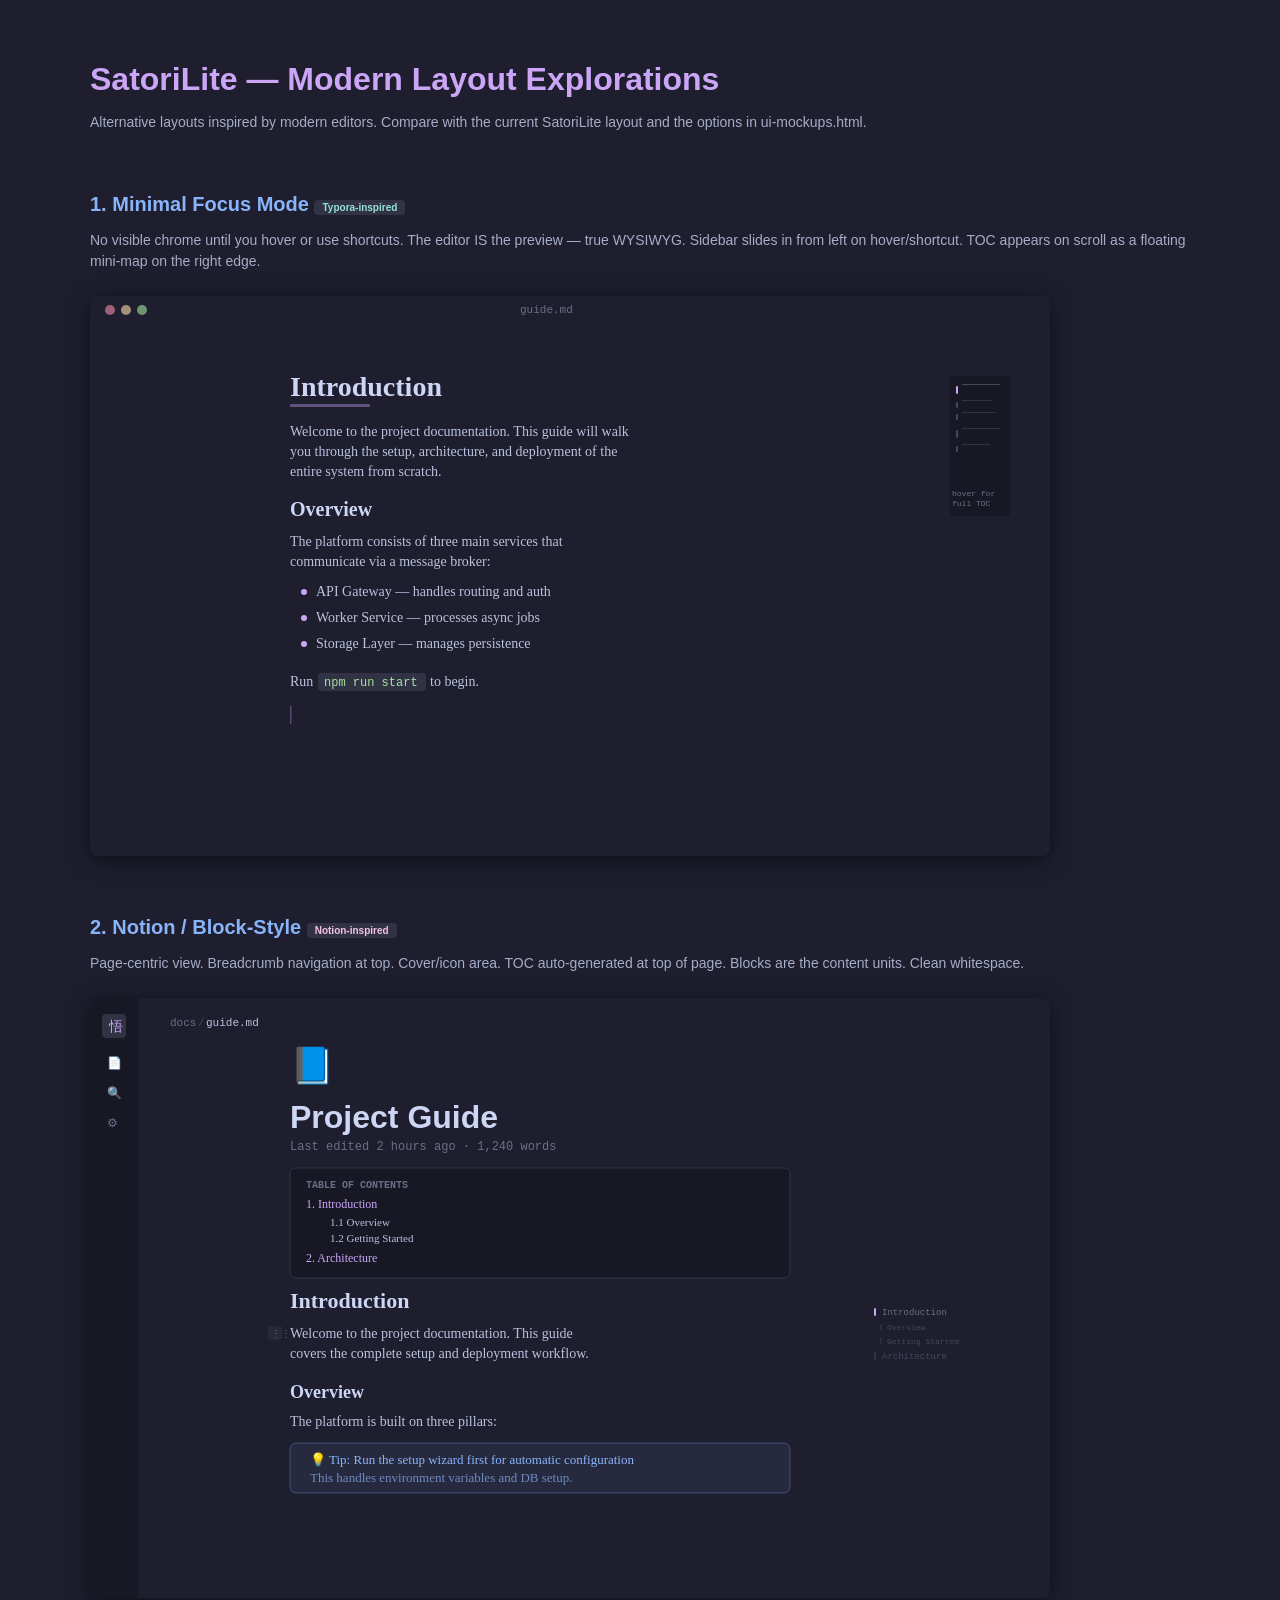
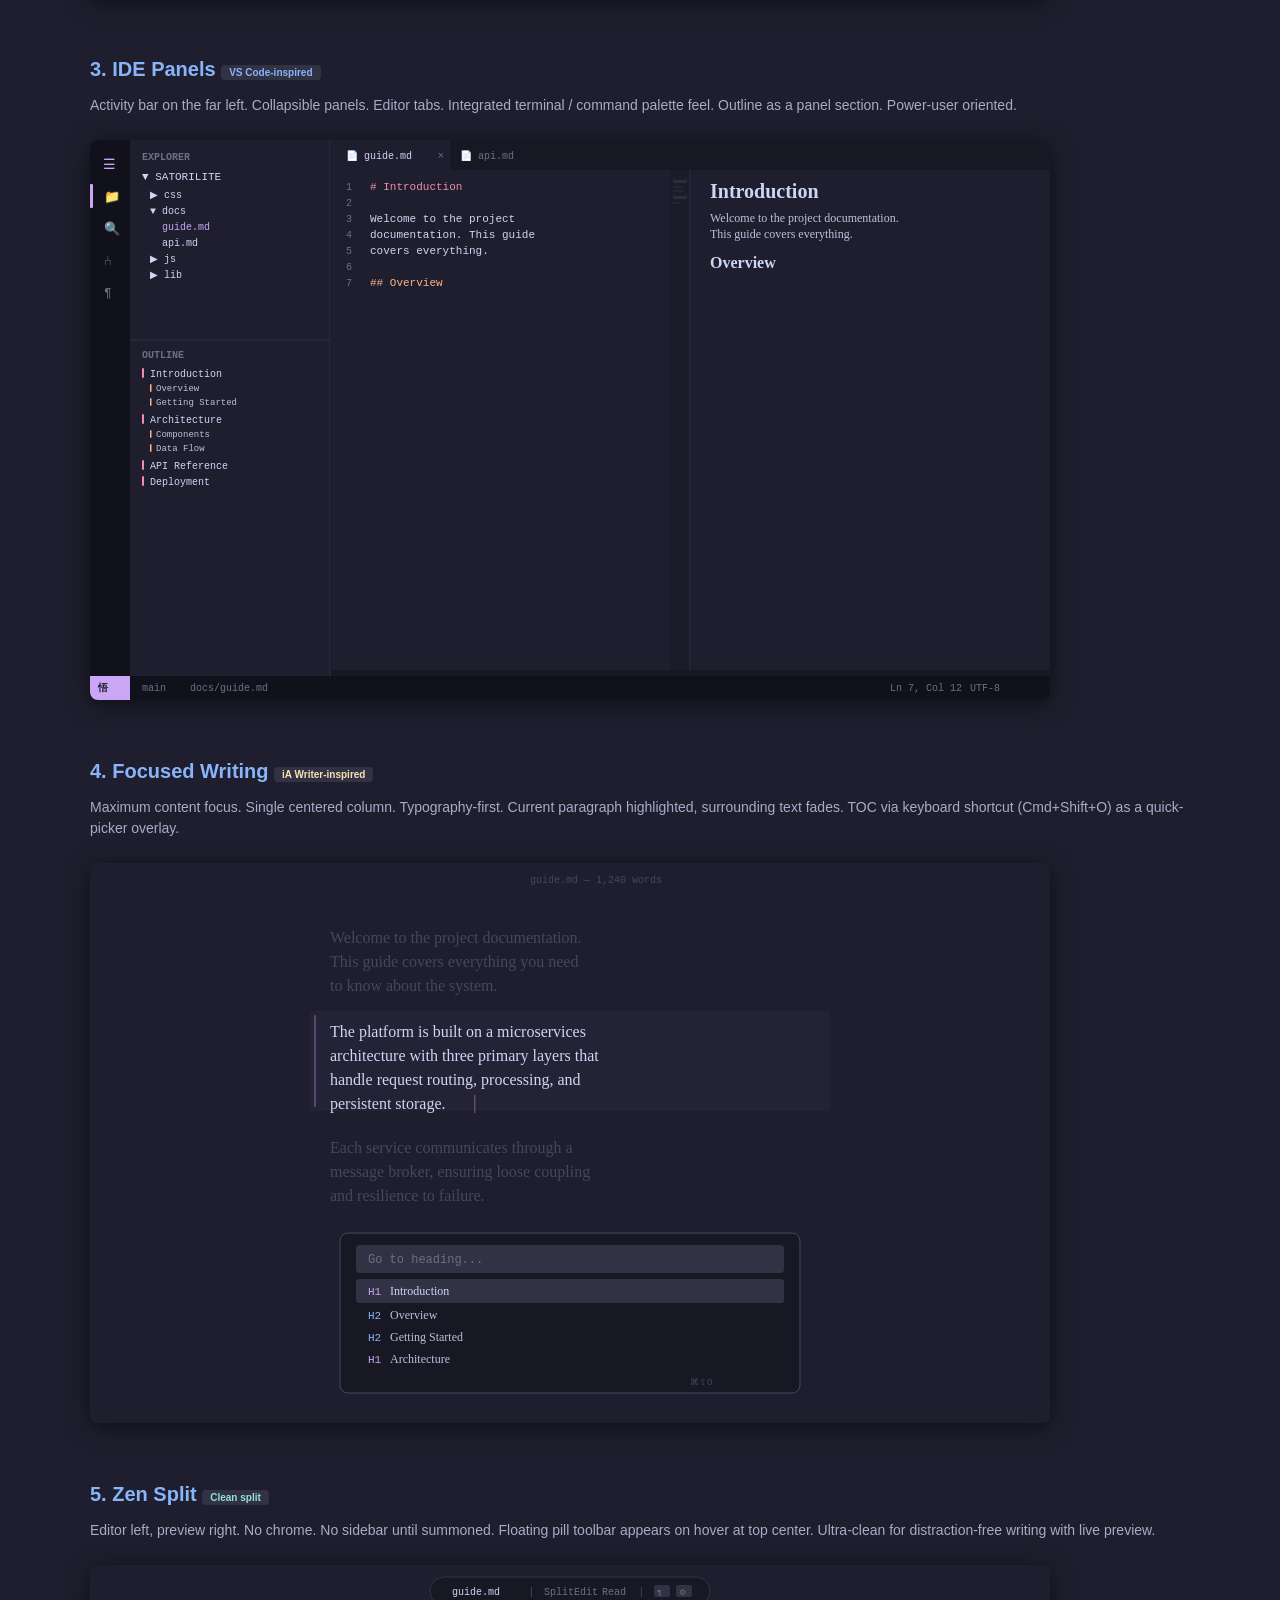
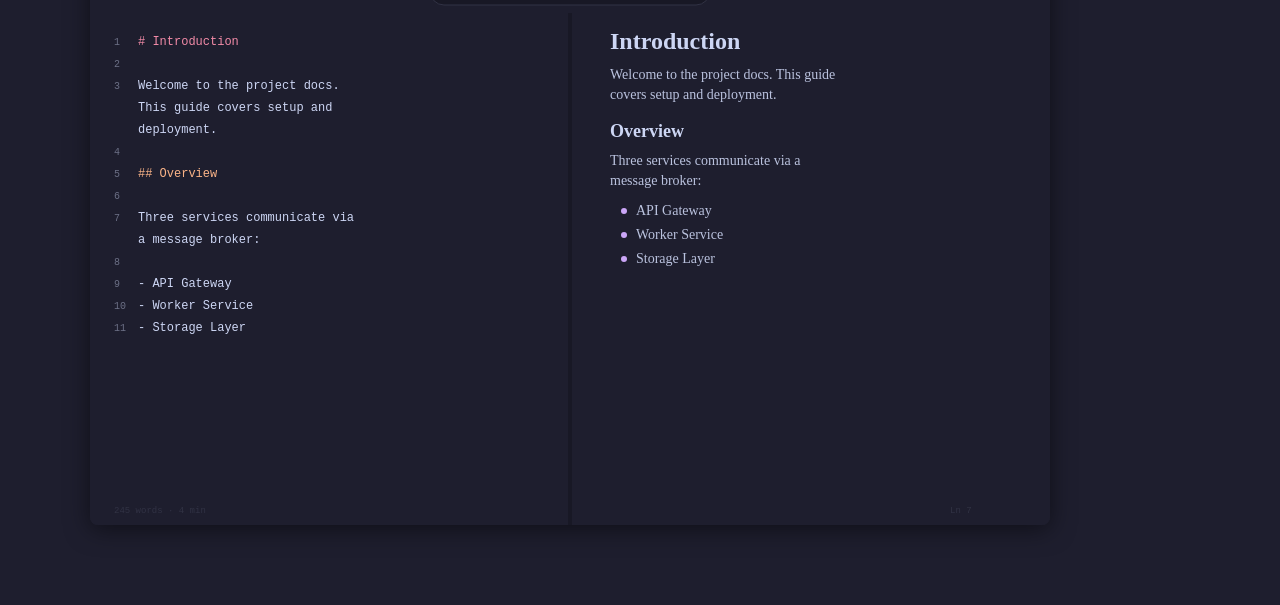
<file: docs/ui-mockups-modern.html>
<!DOCTYPE html>
<html lang="en">
<head>
<meta charset="UTF-8">
<title>SatoriLite — Modern Layout Explorations</title>
<style>
  body { background: #1e1e2e; color: #cdd6f4; font-family: -apple-system, sans-serif; padding: 40px; max-width: 1100px; margin: 0 auto; }
  h1 { color: #cba6f7; margin-bottom: 8px; }
  h2 { color: #89b4fa; margin: 60px 0 8px; font-size: 20px; }
  h3 { color: #f9e2af; margin: 48px 0 8px; font-size: 16px; }
  p.desc { color: #a6adc8; margin-bottom: 24px; font-size: 14px; line-height: 1.5; }
  .mockup { margin-bottom: 40px; }
  svg { border-radius: 8px; box-shadow: 0 4px 24px rgba(0,0,0,0.5); display: block; }
  .tag { display: inline-block; padding: 2px 8px; border-radius: 4px; font-size: 10px; font-weight: 600; margin-right: 6px; }
  .tag-minimal { background: #313244; color: #94e2d5; }
  .tag-focused { background: #313244; color: #f9e2af; }
  .tag-notion { background: #313244; color: #f5c2e7; }
  .tag-ide { background: #313244; color: #89b4fa; }
</style>
</head>
<body>

<h1>SatoriLite — Modern Layout Explorations</h1>
<p class="desc">Alternative layouts inspired by modern editors. Compare with the current SatoriLite layout and the options in ui-mockups.html.</p>

<!-- Layout 1: Minimal / Typora-like -->
<h2>1. Minimal Focus Mode <span class="tag tag-minimal">Typora-inspired</span></h2>
<p class="desc">No visible chrome until you hover or use shortcuts. The editor IS the preview — true WYSIWYG. Sidebar slides in from left on hover/shortcut. TOC appears on scroll as a floating mini-map on the right edge.</p>

<div class="mockup">
<svg width="960" height="560" viewBox="0 0 960 560" xmlns="http://www.w3.org/2000/svg">
  <rect width="960" height="560" fill="#1e1e2e" rx="8"/>
  <!-- Subtle top bar (almost invisible) -->
  <rect x="0" y="0" width="960" height="28" fill="#1e1e2e" rx="8"/>
  <rect x="0" y="20" width="960" height="8" fill="#1e1e2e"/>
  <!-- Traffic lights -->
  <circle cx="20" cy="14" r="5" fill="#f38ba8" opacity="0.6"/>
  <circle cx="36" cy="14" r="5" fill="#f9e2af" opacity="0.6"/>
  <circle cx="52" cy="14" r="5" fill="#a6e3a1" opacity="0.6"/>
  <!-- File title centered -->
  <text x="430" y="17" fill="#6c7086" font-size="11" font-family="monospace">guide.md</text>
  <!-- Main content area — wide, centered, serif -->
  <rect x="180" y="60" width="600" height="460" fill="#1e1e2e"/>
  <!-- Rendered content (WYSIWYG style) -->
  <text x="200" y="100" fill="#cdd6f4" font-size="28" font-weight="bold" font-family="'Georgia', serif">Introduction</text>
  <rect x="200" y="108" width="80" height="3" rx="1" fill="#cba6f7" opacity="0.4"/>
  <text x="200" y="140" fill="#bac2de" font-size="14" font-family="'Georgia', serif">Welcome to the project documentation. This guide will walk</text>
  <text x="200" y="160" fill="#bac2de" font-size="14" font-family="'Georgia', serif">you through the setup, architecture, and deployment of the</text>
  <text x="200" y="180" fill="#bac2de" font-size="14" font-family="'Georgia', serif">entire system from scratch.</text>
  <text x="200" y="220" fill="#cdd6f4" font-size="20" font-weight="bold" font-family="'Georgia', serif">Overview</text>
  <text x="200" y="250" fill="#bac2de" font-size="14" font-family="'Georgia', serif">The platform consists of three main services that</text>
  <text x="200" y="270" fill="#bac2de" font-size="14" font-family="'Georgia', serif">communicate via a message broker:</text>
  <!-- Bullet list -->
  <circle cx="214" cy="296" r="3" fill="#cba6f7"/>
  <text x="226" y="300" fill="#bac2de" font-size="14" font-family="'Georgia', serif">API Gateway — handles routing and auth</text>
  <circle cx="214" cy="322" r="3" fill="#cba6f7"/>
  <text x="226" y="326" fill="#bac2de" font-size="14" font-family="'Georgia', serif">Worker Service — processes async jobs</text>
  <circle cx="214" cy="348" r="3" fill="#cba6f7"/>
  <text x="226" y="352" fill="#bac2de" font-size="14" font-family="'Georgia', serif">Storage Layer — manages persistence</text>
  <!-- Inline code -->
  <text x="200" y="390" fill="#bac2de" font-size="14" font-family="'Georgia', serif">Run </text>
  <rect x="228" y="377" width="108" height="18" rx="3" fill="#313244"/>
  <text x="234" y="390" fill="#a6e3a1" font-size="12" font-family="monospace">npm run start</text>
  <text x="340" y="390" fill="#bac2de" font-size="14" font-family="'Georgia', serif"> to begin.</text>
  <!-- Cursor blinking line -->
  <rect x="200" y="410" width="1.5" height="18" fill="#cba6f7">
    <animate attributeName="opacity" values="1;0;1" dur="1.2s" repeatCount="indefinite"/>
  </rect>
  <!-- Floating TOC mini-map (right edge) -->
  <rect x="860" y="80" width="60" height="140" rx="4" fill="#181825" opacity="0.9"/>
  <rect x="866" y="90" width="2" height="8" rx="1" fill="#cba6f7"/>
  <rect x="872" y="88" width="38" height="1" fill="#45475a"/>
  <rect x="866" y="106" width="2" height="6" rx="1" fill="#45475a"/>
  <rect x="872" y="104" width="30" height="1" fill="#313244"/>
  <rect x="866" y="118" width="2" height="6" rx="1" fill="#45475a"/>
  <rect x="872" y="116" width="34" height="1" fill="#313244"/>
  <rect x="866" y="134" width="2" height="8" rx="1" fill="#45475a"/>
  <rect x="872" y="132" width="38" height="1" fill="#313244"/>
  <rect x="866" y="150" width="2" height="6" rx="1" fill="#45475a"/>
  <rect x="872" y="148" width="28" height="1" fill="#313244"/>
  <!-- Hover hint -->
  <text x="862" y="200" fill="#6c7086" font-size="8" font-family="monospace">hover for</text>
  <text x="862" y="210" fill="#6c7086" font-size="8" font-family="monospace">full TOC</text>
  <!-- No status bar — completely minimal -->
</svg>
</div>

<!-- Layout 2: Notion-style -->
<h2>2. Notion / Block-Style <span class="tag tag-notion">Notion-inspired</span></h2>
<p class="desc">Page-centric view. Breadcrumb navigation at top. Cover/icon area. TOC auto-generated at top of page. Blocks are the content units. Clean whitespace.</p>

<div class="mockup">
<svg width="960" height="600" viewBox="0 0 960 600" xmlns="http://www.w3.org/2000/svg">
  <rect width="960" height="600" fill="#1e1e2e" rx="8"/>
  <!-- Thin sidebar -->
  <rect x="0" y="0" width="48" height="600" fill="#181825" rx="8"/>
  <rect x="40" y="0" width="8" height="600" fill="#181825"/>
  <!-- Sidebar icons -->
  <rect x="12" y="16" width="24" height="24" rx="4" fill="#313244"/>
  <text x="19" y="33" fill="#cba6f7" font-size="14">悟</text>
  <rect x="12" y="52" width="24" height="24" rx="4" fill="transparent"/>
  <text x="17" y="69" fill="#6c7086" font-size="12">📄</text>
  <rect x="12" y="82" width="24" height="24" rx="4" fill="transparent"/>
  <text x="17" y="99" fill="#6c7086" font-size="12">🔍</text>
  <rect x="12" y="112" width="24" height="24" rx="4" fill="transparent"/>
  <text x="17" y="129" fill="#6c7086" font-size="12">⚙</text>
  <!-- Main page area -->
  <rect x="48" y="0" width="912" height="600" fill="#1e1e2e" rx="0"/>
  <!-- Breadcrumb -->
  <text x="80" y="28" fill="#6c7086" font-size="11" font-family="monospace">docs</text>
  <text x="108" y="28" fill="#45475a" font-size="11" font-family="monospace">/</text>
  <text x="116" y="28" fill="#bac2de" font-size="11" font-family="monospace">guide.md</text>
  <!-- Page icon + title -->
  <text x="200" y="80" fill="#cdd6f4" font-size="36">📘</text>
  <text x="200" y="130" fill="#cdd6f4" font-size="32" font-weight="bold" font-family="-apple-system, sans-serif">Project Guide</text>
  <text x="200" y="152" fill="#6c7086" font-size="12" font-family="monospace">Last edited 2 hours ago · 1,240 words</text>
  <!-- Inline TOC block -->
  <rect x="200" y="170" width="500" height="110" rx="6" fill="#181825" stroke="#313244" stroke-width="1"/>
  <text x="216" y="190" fill="#6c7086" font-size="10" font-weight="bold" font-family="monospace">TABLE OF CONTENTS</text>
  <text x="216" y="210" fill="#cba6f7" font-size="12" font-family="-apple-system">1. Introduction</text>
  <text x="240" y="228" fill="#bac2de" font-size="11" font-family="-apple-system">1.1 Overview</text>
  <text x="240" y="244" fill="#bac2de" font-size="11" font-family="-apple-system">1.2 Getting Started</text>
  <text x="216" y="264" fill="#cba6f7" font-size="12" font-family="-apple-system">2. Architecture</text>
  <!-- Content blocks -->
  <text x="200" y="310" fill="#cdd6f4" font-size="22" font-weight="bold" font-family="-apple-system">Introduction</text>
  <text x="200" y="340" fill="#bac2de" font-size="14" font-family="-apple-system">Welcome to the project documentation. This guide</text>
  <text x="200" y="360" fill="#bac2de" font-size="14" font-family="-apple-system">covers the complete setup and deployment workflow.</text>
  <!-- Block handle on hover -->
  <rect x="178" y="328" width="14" height="14" rx="2" fill="#313244" opacity="0.5"/>
  <text x="181" y="339" fill="#6c7086" font-size="10">⋮⋮</text>
  <text x="200" y="400" fill="#cdd6f4" font-size="18" font-weight="bold" font-family="-apple-system">Overview</text>
  <text x="200" y="428" fill="#bac2de" font-size="14" font-family="-apple-system">The platform is built on three pillars:</text>
  <!-- Callout block -->
  <rect x="200" y="445" width="500" height="50" rx="6" fill="rgba(137, 180, 250, 0.08)" stroke="#89b4fa" stroke-width="1" stroke-opacity="0.3"/>
  <text x="220" y="466" fill="#89b4fa" font-size="13" font-family="-apple-system">💡 Tip: Run the setup wizard first for automatic configuration</text>
  <text x="220" y="484" fill="#89b4fa" font-size="13" font-family="-apple-system" opacity="0.7">    This handles environment variables and DB setup.</text>
  <!-- Right floating TOC indicator -->
  <rect x="780" y="300" width="120" height="100" rx="4" fill="transparent"/>
  <rect x="784" y="310" width="2" height="8" fill="#cba6f7" rx="1"/>
  <text x="792" y="317" fill="#6c7086" font-size="9" font-family="monospace">Introduction</text>
  <rect x="790" y="326" width="1.5" height="6" fill="#313244" rx="1"/>
  <text x="797" y="332" fill="#45475a" font-size="8" font-family="monospace">Overview</text>
  <rect x="790" y="340" width="1.5" height="6" fill="#313244" rx="1"/>
  <text x="797" y="346" fill="#45475a" font-size="8" font-family="monospace">Getting Started</text>
  <rect x="784" y="354" width="2" height="8" fill="#313244" rx="1"/>
  <text x="792" y="361" fill="#45475a" font-size="9" font-family="monospace">Architecture</text>
</svg>
</div>

<!-- Layout 3: IDE-style with panels -->
<h2>3. IDE Panels <span class="tag tag-ide">VS Code-inspired</span></h2>
<p class="desc">Activity bar on the far left. Collapsible panels. Editor tabs. Integrated terminal / command palette feel. Outline as a panel section. Power-user oriented.</p>

<div class="mockup">
<svg width="960" height="560" viewBox="0 0 960 560" xmlns="http://www.w3.org/2000/svg">
  <rect width="960" height="560" fill="#181825" rx="8"/>
  <!-- Activity bar (far left) -->
  <rect x="0" y="0" width="40" height="560" fill="#11111b" rx="8"/>
  <rect x="32" y="0" width="8" height="560" fill="#11111b"/>
  <!-- Activity bar icons -->
  <rect x="8" y="12" width="24" height="24" rx="3" fill="transparent"/>
  <text x="13" y="29" fill="#cba6f7" font-size="14" font-family="monospace">☰</text>
  <rect x="0" y="44" width="3" height="24" rx="1" fill="#cba6f7"/>
  <rect x="8" y="44" width="24" height="24" rx="3" fill="transparent"/>
  <text x="14" y="61" fill="#cdd6f4" font-size="13" font-family="monospace">📁</text>
  <rect x="8" y="76" width="24" height="24" rx="3" fill="transparent"/>
  <text x="14" y="93" fill="#6c7086" font-size="13" font-family="monospace">🔍</text>
  <rect x="8" y="108" width="24" height="24" rx="3" fill="transparent"/>
  <text x="14" y="125" fill="#6c7086" font-size="13" font-family="monospace">⑃</text>
  <rect x="8" y="140" width="24" height="24" rx="3" fill="transparent"/>
  <text x="14" y="157" fill="#6c7086" font-size="13" font-family="monospace">¶</text>
  <!-- Primary sidebar -->
  <rect x="40" y="0" width="200" height="560" fill="#1e1e2e"/>
  <!-- Sidebar sections -->
  <text x="52" y="20" fill="#6c7086" font-size="10" font-weight="bold" font-family="monospace">EXPLORER</text>
  <text x="52" y="40" fill="#cdd6f4" font-size="11" font-family="monospace">▼ SATORILITE</text>
  <text x="60" y="58" fill="#cdd6f4" font-size="10" font-family="monospace">  ▶ css</text>
  <text x="60" y="74" fill="#cdd6f4" font-size="10" font-family="monospace">  ▼ docs</text>
  <text x="72" y="90" fill="#cba6f7" font-size="10" font-family="monospace">    guide.md</text>
  <text x="72" y="106" fill="#cdd6f4" font-size="10" font-family="monospace">    api.md</text>
  <text x="60" y="122" fill="#cdd6f4" font-size="10" font-family="monospace">  ▶ js</text>
  <text x="60" y="138" fill="#cdd6f4" font-size="10" font-family="monospace">  ▶ lib</text>
  <!-- Outline section (collapsible in sidebar) -->
  <line x1="40" y1="200" x2="240" y2="200" stroke="#313244" stroke-width="1"/>
  <text x="52" y="218" fill="#6c7086" font-size="10" font-weight="bold" font-family="monospace">OUTLINE</text>
  <rect x="52" y="228" width="2" height="10" rx="1" fill="#f38ba8"/>
  <text x="60" y="237" fill="#cdd6f4" font-size="10" font-family="monospace">Introduction</text>
  <rect x="60" y="244" width="1.5" height="8" rx="1" fill="#fab387"/>
  <text x="66" y="251" fill="#bac2de" font-size="9" font-family="monospace">Overview</text>
  <rect x="60" y="258" width="1.5" height="8" rx="1" fill="#fab387"/>
  <text x="66" y="265" fill="#bac2de" font-size="9" font-family="monospace">Getting Started</text>
  <rect x="52" y="274" width="2" height="10" rx="1" fill="#f38ba8"/>
  <text x="60" y="283" fill="#cdd6f4" font-size="10" font-family="monospace">Architecture</text>
  <rect x="60" y="290" width="1.5" height="8" rx="1" fill="#fab387"/>
  <text x="66" y="297" fill="#bac2de" font-size="9" font-family="monospace">Components</text>
  <rect x="60" y="304" width="1.5" height="8" rx="1" fill="#fab387"/>
  <text x="66" y="311" fill="#bac2de" font-size="9" font-family="monospace">Data Flow</text>
  <rect x="52" y="320" width="2" height="10" rx="1" fill="#f38ba8"/>
  <text x="60" y="329" fill="#cdd6f4" font-size="10" font-family="monospace">API Reference</text>
  <rect x="52" y="336" width="2" height="10" rx="1" fill="#f38ba8"/>
  <text x="60" y="345" fill="#cdd6f4" font-size="10" font-family="monospace">Deployment</text>
  <!-- Border -->
  <line x1="240" y1="0" x2="240" y2="560" stroke="#313244" stroke-width="1"/>
  <!-- Tab bar -->
  <rect x="240" y="0" width="720" height="30" fill="#181825"/>
  <rect x="240" y="0" width="120" height="30" fill="#1e1e2e"/>
  <text x="256" y="19" fill="#cdd6f4" font-size="10" font-family="monospace">📄 guide.md</text>
  <text x="348" y="19" fill="#6c7086" font-size="10">×</text>
  <rect x="360" y="0" width="100" height="30" fill="#181825"/>
  <text x="370" y="19" fill="#6c7086" font-size="10" font-family="monospace">📄 api.md</text>
  <!-- Editor area (split) -->
  <rect x="240" y="30" width="360" height="500" fill="#1e1e2e"/>
  <!-- Minimap (right edge of editor) -->
  <rect x="580" y="30" width="20" height="500" fill="#181825" opacity="0.5"/>
  <rect x="583" y="40" width="14" height="3" fill="#45475a" opacity="0.4"/>
  <rect x="583" y="46" width="10" height="2" fill="#313244" opacity="0.4"/>
  <rect x="583" y="50" width="12" height="2" fill="#313244" opacity="0.4"/>
  <rect x="583" y="56" width="14" height="3" fill="#45475a" opacity="0.4"/>
  <rect x="583" y="62" width="8" height="2" fill="#313244" opacity="0.4"/>
  <!-- Editor content -->
  <text x="256" y="50" fill="#6c7086" font-size="10" font-family="monospace"> 1</text>
  <text x="280" y="50" fill="#f38ba8" font-size="11" font-family="monospace"># Introduction</text>
  <text x="256" y="66" fill="#6c7086" font-size="10" font-family="monospace"> 2</text>
  <text x="256" y="82" fill="#6c7086" font-size="10" font-family="monospace"> 3</text>
  <text x="280" y="82" fill="#cdd6f4" font-size="11" font-family="monospace">Welcome to the project</text>
  <text x="256" y="98" fill="#6c7086" font-size="10" font-family="monospace"> 4</text>
  <text x="280" y="98" fill="#cdd6f4" font-size="11" font-family="monospace">documentation. This guide</text>
  <text x="256" y="114" fill="#6c7086" font-size="10" font-family="monospace"> 5</text>
  <text x="280" y="114" fill="#cdd6f4" font-size="11" font-family="monospace">covers everything.</text>
  <text x="256" y="130" fill="#6c7086" font-size="10" font-family="monospace"> 6</text>
  <text x="256" y="146" fill="#6c7086" font-size="10" font-family="monospace"> 7</text>
  <text x="280" y="146" fill="#fab387" font-size="11" font-family="monospace">## Overview</text>
  <!-- Preview pane -->
  <line x1="600" y1="30" x2="600" y2="530" stroke="#313244" stroke-width="1"/>
  <rect x="601" y="30" width="359" height="500" fill="#1e1e2e"/>
  <text x="620" y="58" fill="#cdd6f4" font-size="20" font-weight="bold" font-family="serif">Introduction</text>
  <text x="620" y="82" fill="#bac2de" font-size="12" font-family="serif">Welcome to the project documentation.</text>
  <text x="620" y="98" fill="#bac2de" font-size="12" font-family="serif">This guide covers everything.</text>
  <text x="620" y="128" fill="#cdd6f4" font-size="16" font-weight="bold" font-family="serif">Overview</text>
  <!-- Status bar -->
  <rect x="0" y="536" width="960" height="24" fill="#11111b"/>
  <rect x="0" y="536" width="40" height="24" fill="#cba6f7"/>
  <text x="8" y="551" fill="#1e1e2e" font-size="10" font-weight="bold" font-family="monospace">悟</text>
  <text x="52" y="551" fill="#6c7086" font-size="10" font-family="monospace">main</text>
  <text x="100" y="551" fill="#6c7086" font-size="10" font-family="monospace">docs/guide.md</text>
  <text x="800" y="551" fill="#6c7086" font-size="10" font-family="monospace">Ln 7, Col 12</text>
  <text x="880" y="551" fill="#6c7086" font-size="10" font-family="monospace">UTF-8</text>
</svg>
</div>

<!-- Layout 4: Focus writing mode -->
<h2>4. Focused Writing <span class="tag tag-focused">iA Writer-inspired</span></h2>
<p class="desc">Maximum content focus. Single centered column. Typography-first. Current paragraph highlighted, surrounding text fades. TOC via keyboard shortcut (Cmd+Shift+O) as a quick-picker overlay.</p>

<div class="mockup">
<svg width="960" height="560" viewBox="0 0 960 560" xmlns="http://www.w3.org/2000/svg">
  <rect width="960" height="560" fill="#1e1e2e" rx="8"/>
  <!-- Extremely minimal top -->
  <text x="440" y="20" fill="#45475a" font-size="10" font-family="monospace">guide.md — 1,240 words</text>
  <!-- Content — narrow column, large type -->
  <rect x="220" y="40" width="520" height="480" fill="#1e1e2e"/>
  <!-- Faded previous content -->
  <text x="240" y="80" fill="#45475a" font-size="16" font-family="'Georgia', serif">Welcome to the project documentation.</text>
  <text x="240" y="104" fill="#45475a" font-size="16" font-family="'Georgia', serif">This guide covers everything you need</text>
  <text x="240" y="128" fill="#45475a" font-size="16" font-family="'Georgia', serif">to know about the system.</text>
  <!-- Active paragraph (highlighted) -->
  <rect x="220" y="148" width="520" height="100" fill="rgba(203, 166, 247, 0.03)"/>
  <rect x="224" y="152" width="2" height="92" rx="1" fill="#cba6f7" opacity="0.3"/>
  <text x="240" y="174" fill="#cdd6f4" font-size="16" font-family="'Georgia', serif">The platform is built on a microservices</text>
  <text x="240" y="198" fill="#cdd6f4" font-size="16" font-family="'Georgia', serif">architecture with three primary layers that</text>
  <text x="240" y="222" fill="#cdd6f4" font-size="16" font-family="'Georgia', serif">handle request routing, processing, and</text>
  <text x="240" y="246" fill="#cdd6f4" font-size="16" font-family="'Georgia', serif">persistent storage.</text>
  <!-- Cursor -->
  <rect x="384" y="232" width="1.5" height="18" fill="#cba6f7">
    <animate attributeName="opacity" values="1;0;1" dur="1.2s" repeatCount="indefinite"/>
  </rect>
  <!-- Faded following content -->
  <text x="240" y="290" fill="#45475a" font-size="16" font-family="'Georgia', serif">Each service communicates through a</text>
  <text x="240" y="314" fill="#45475a" font-size="16" font-family="'Georgia', serif">message broker, ensuring loose coupling</text>
  <text x="240" y="338" fill="#45475a" font-size="16" font-family="'Georgia', serif">and resilience to failure.</text>
  <!-- Quick picker overlay (Cmd+Shift+O) -->
  <rect x="250" y="370" width="460" height="160" rx="8" fill="#181825" stroke="#45475a" stroke-width="1"/>
  <!-- Search input -->
  <rect x="266" y="382" width="428" height="28" rx="4" fill="#313244"/>
  <text x="278" y="400" fill="#6c7086" font-size="12" font-family="monospace">Go to heading...</text>
  <!-- Results -->
  <rect x="266" y="416" width="428" height="24" rx="3" fill="#313244"/>
  <text x="278" y="432" fill="#cba6f7" font-size="11" font-family="monospace">H1</text>
  <text x="300" y="432" fill="#cdd6f4" font-size="12" font-family="-apple-system">Introduction</text>
  <text x="278" y="456" fill="#89b4fa" font-size="11" font-family="monospace">H2</text>
  <text x="300" y="456" fill="#bac2de" font-size="12" font-family="-apple-system">Overview</text>
  <text x="278" y="478" fill="#89b4fa" font-size="11" font-family="monospace">H2</text>
  <text x="300" y="478" fill="#bac2de" font-size="12" font-family="-apple-system">Getting Started</text>
  <text x="278" y="500" fill="#cba6f7" font-size="11" font-family="monospace">H1</text>
  <text x="300" y="500" fill="#bac2de" font-size="12" font-family="-apple-system">Architecture</text>
  <!-- Shortcut hint -->
  <text x="600" y="522" fill="#45475a" font-size="9" font-family="monospace">⌘⇧O</text>
</svg>
</div>

<!-- Layout 5: Two-panel zen -->
<h2>5. Zen Split <span class="tag tag-minimal">Clean split</span></h2>
<p class="desc">Editor left, preview right. No chrome. No sidebar until summoned. Floating pill toolbar appears on hover at top center. Ultra-clean for distraction-free writing with live preview.</p>

<div class="mockup">
<svg width="960" height="560" viewBox="0 0 960 560" xmlns="http://www.w3.org/2000/svg">
  <rect width="960" height="560" fill="#1e1e2e" rx="8"/>
  <!-- Floating pill toolbar (appears on hover) -->
  <rect x="340" y="12" width="280" height="28" rx="14" fill="#181825" stroke="#313244" stroke-width="1"/>
  <text x="362" y="30" fill="#cdd6f4" font-size="10" font-family="monospace">guide.md</text>
  <text x="440" y="30" fill="#45475a" font-size="10">|</text>
  <text x="454" y="30" fill="#6c7086" font-size="10" font-family="monospace">Split</text>
  <text x="484" y="30" fill="#6c7086" font-size="10" font-family="monospace">Edit</text>
  <text x="512" y="30" fill="#6c7086" font-size="10" font-family="monospace">Read</text>
  <text x="550" y="30" fill="#45475a" font-size="10">|</text>
  <rect x="564" y="20" width="16" height="12" rx="2" fill="#313244"/>
  <text x="567" y="30" fill="#6c7086" font-size="8" font-family="monospace">¶</text>
  <rect x="586" y="20" width="16" height="12" rx="2" fill="#313244"/>
  <text x="589" y="30" fill="#6c7086" font-size="8" font-family="monospace">⚙</text>
  <!-- Editor half -->
  <rect x="0" y="48" width="478" height="512" fill="#1e1e2e"/>
  <text x="24" y="80" fill="#6c7086" font-size="10" font-family="monospace"> 1</text>
  <text x="48" y="80" fill="#f38ba8" font-size="12" font-family="monospace"># Introduction</text>
  <text x="24" y="102" fill="#6c7086" font-size="10" font-family="monospace"> 2</text>
  <text x="24" y="124" fill="#6c7086" font-size="10" font-family="monospace"> 3</text>
  <text x="48" y="124" fill="#cdd6f4" font-size="12" font-family="monospace">Welcome to the project docs.</text>
  <text x="48" y="146" fill="#cdd6f4" font-size="12" font-family="monospace">This guide covers setup and</text>
  <text x="48" y="168" fill="#cdd6f4" font-size="12" font-family="monospace">deployment.</text>
  <text x="24" y="190" fill="#6c7086" font-size="10" font-family="monospace"> 4</text>
  <text x="24" y="212" fill="#6c7086" font-size="10" font-family="monospace"> 5</text>
  <text x="48" y="212" fill="#fab387" font-size="12" font-family="monospace">## Overview</text>
  <text x="24" y="234" fill="#6c7086" font-size="10" font-family="monospace"> 6</text>
  <text x="24" y="256" fill="#6c7086" font-size="10" font-family="monospace"> 7</text>
  <text x="48" y="256" fill="#cdd6f4" font-size="12" font-family="monospace">Three services communicate via</text>
  <text x="48" y="278" fill="#cdd6f4" font-size="12" font-family="monospace">a message broker:</text>
  <text x="24" y="300" fill="#6c7086" font-size="10" font-family="monospace"> 8</text>
  <text x="24" y="322" fill="#6c7086" font-size="10" font-family="monospace"> 9</text>
  <text x="48" y="322" fill="#cdd6f4" font-size="12" font-family="monospace">- API Gateway</text>
  <text x="24" y="344" fill="#6c7086" font-size="10" font-family="monospace">10</text>
  <text x="48" y="344" fill="#cdd6f4" font-size="12" font-family="monospace">- Worker Service</text>
  <text x="24" y="366" fill="#6c7086" font-size="10" font-family="monospace">11</text>
  <text x="48" y="366" fill="#cdd6f4" font-size="12" font-family="monospace">- Storage Layer</text>
  <!-- Thin divider -->
  <rect x="478" y="48" width="4" height="512" fill="#181825"/>
  <!-- Preview half -->
  <rect x="482" y="48" width="478" height="512" fill="#1e1e2e"/>
  <text x="520" y="84" fill="#cdd6f4" font-size="24" font-weight="bold" font-family="'Georgia', serif">Introduction</text>
  <text x="520" y="114" fill="#bac2de" font-size="14" font-family="'Georgia', serif">Welcome to the project docs. This guide</text>
  <text x="520" y="134" fill="#bac2de" font-size="14" font-family="'Georgia', serif">covers setup and deployment.</text>
  <text x="520" y="172" fill="#cdd6f4" font-size="18" font-weight="bold" font-family="'Georgia', serif">Overview</text>
  <text x="520" y="200" fill="#bac2de" font-size="14" font-family="'Georgia', serif">Three services communicate via a</text>
  <text x="520" y="220" fill="#bac2de" font-size="14" font-family="'Georgia', serif">message broker:</text>
  <!-- Bullets in preview -->
  <circle cx="534" cy="246" r="3" fill="#cba6f7"/>
  <text x="546" y="250" fill="#bac2de" font-size="14" font-family="'Georgia', serif">API Gateway</text>
  <circle cx="534" cy="270" r="3" fill="#cba6f7"/>
  <text x="546" y="274" fill="#bac2de" font-size="14" font-family="'Georgia', serif">Worker Service</text>
  <circle cx="534" cy="294" r="3" fill="#cba6f7"/>
  <text x="546" y="298" fill="#bac2de" font-size="14" font-family="'Georgia', serif">Storage Layer</text>
  <!-- Bottom status (very subtle) -->
  <text x="24" y="548" fill="#313244" font-size="9" font-family="monospace">245 words · 4 min</text>
  <text x="860" y="548" fill="#313244" font-size="9" font-family="monospace">Ln 7</text>
</svg>
</div>

</body>
</html>
</file>
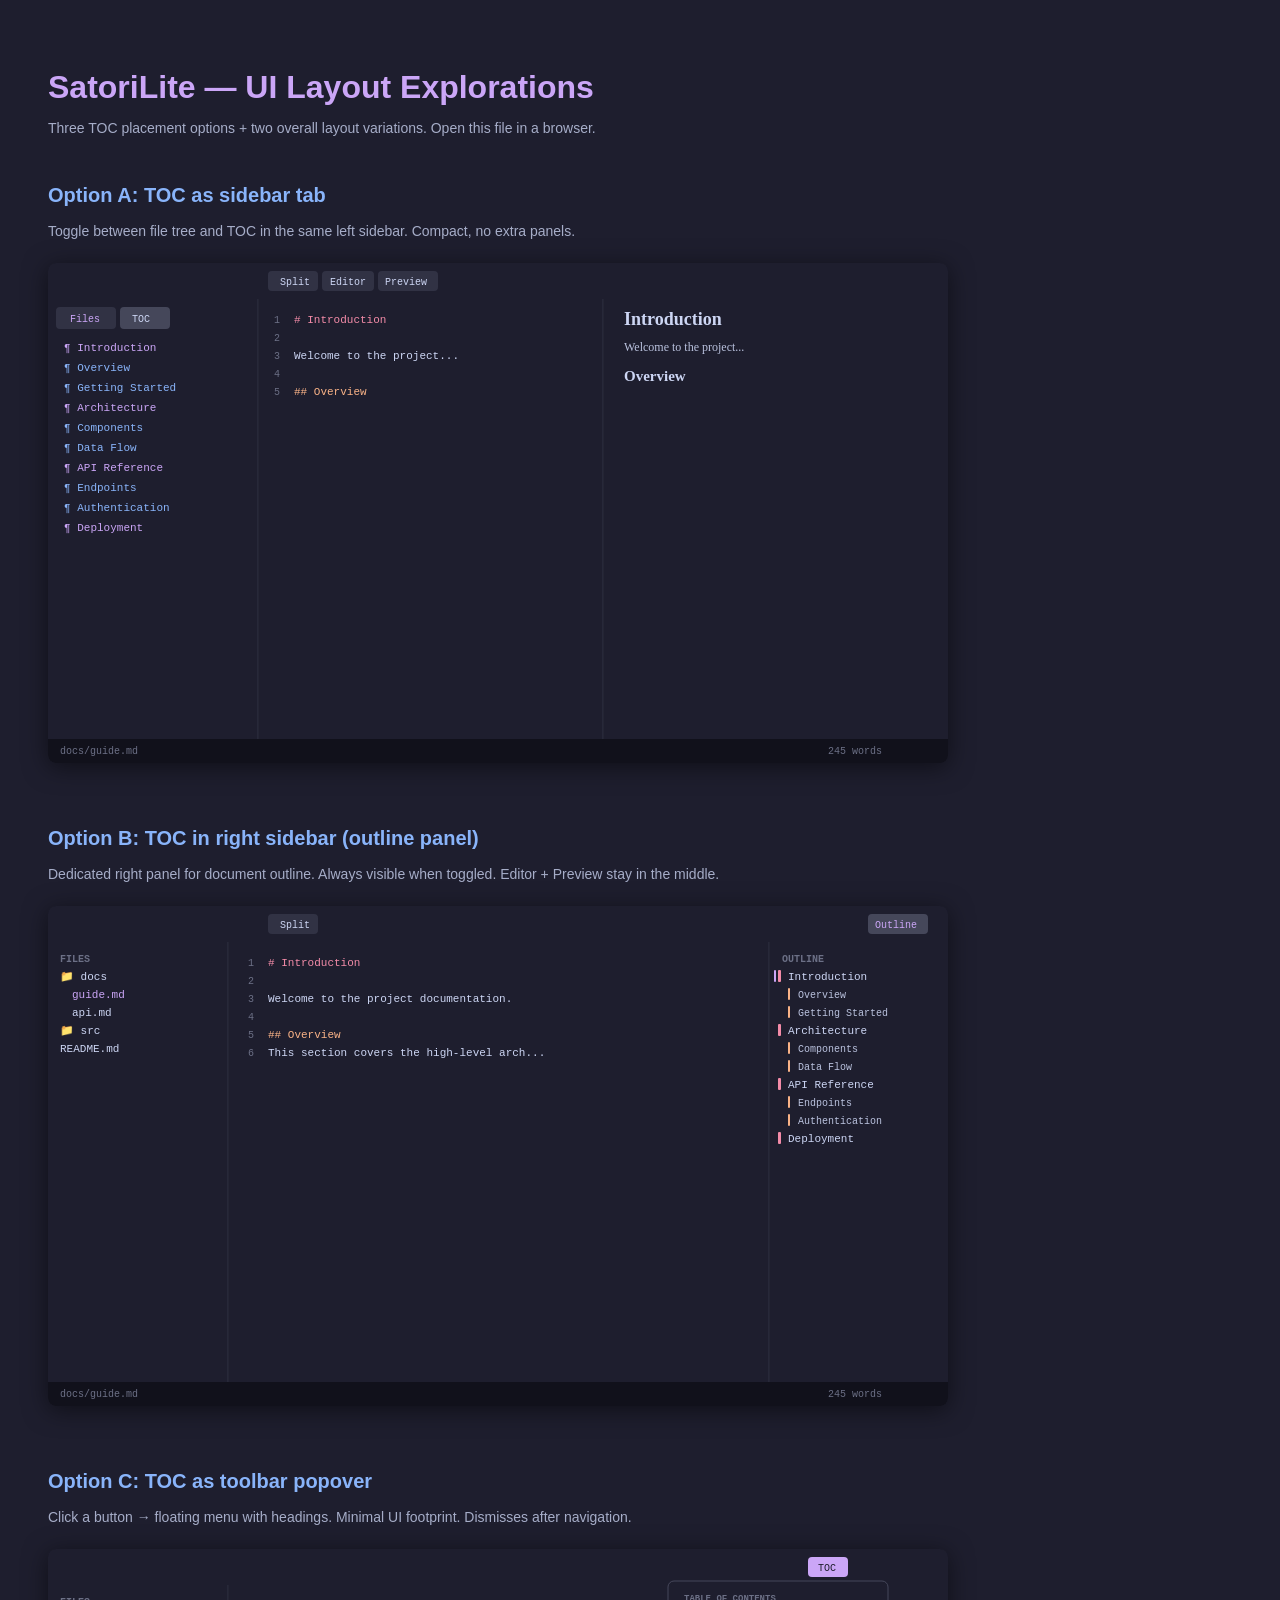
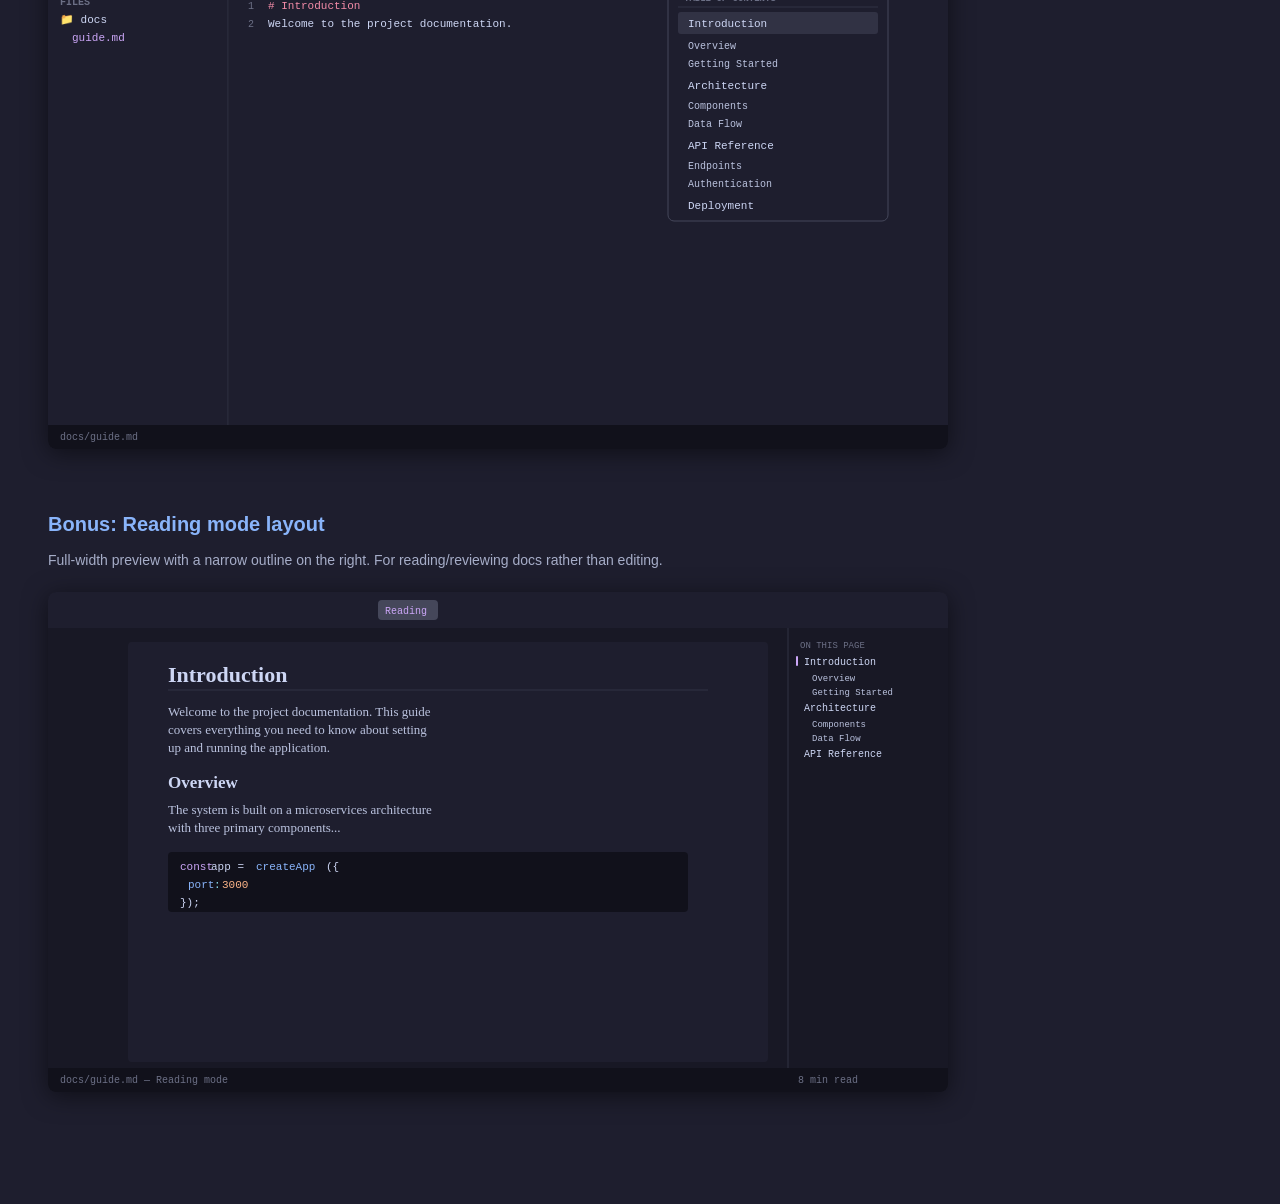
<file: docs/ui-mockups.html>
<!DOCTYPE html>
<html lang="en">
<head>
<meta charset="UTF-8">
<title>SatoriLite UI Mockups</title>
<style>
  body { background: #1e1e2e; color: #cdd6f4; font-family: -apple-system, sans-serif; padding: 40px; }
  h1 { color: #cba6f7; margin-bottom: 8px; }
  h2 { color: #89b4fa; margin: 48px 0 16px; font-size: 20px; }
  p.desc { color: #a6adc8; margin-bottom: 24px; font-size: 14px; }
  .mockup { margin-bottom: 60px; }
  svg { border-radius: 8px; box-shadow: 0 4px 24px rgba(0,0,0,0.5); }
</style>
</head>
<body>

<h1>SatoriLite — UI Layout Explorations</h1>
<p class="desc">Three TOC placement options + two overall layout variations. Open this file in a browser.</p>

<!-- Option A: TOC in left sidebar as a tab -->
<div class="mockup">
<h2>Option A: TOC as sidebar tab</h2>
<p class="desc">Toggle between file tree and TOC in the same left sidebar. Compact, no extra panels.</p>
<svg width="900" height="500" viewBox="0 0 900 500" xmlns="http://www.w3.org/2000/svg">
  <!-- Background -->
  <rect width="900" height="500" fill="#181825" rx="8"/>
  <!-- Toolbar -->
  <rect x="0" y="0" width="900" height="36" fill="#1e1e2e" rx="8"/>
  <rect x="0" y="28" width="900" height="8" fill="#1e1e2e"/>
  <!-- Toolbar buttons -->
  <rect x="220" y="8" width="50" height="20" rx="4" fill="#313244"/>
  <text x="232" y="22" fill="#cdd6f4" font-size="10" font-family="monospace">Split</text>
  <rect x="274" y="8" width="52" height="20" rx="4" fill="#313244"/>
  <text x="282" y="22" fill="#cdd6f4" font-size="10" font-family="monospace">Editor</text>
  <rect x="330" y="8" width="60" height="20" rx="4" fill="#313244"/>
  <text x="337" y="22" fill="#cdd6f4" font-size="10" font-family="monospace">Preview</text>
  <!-- Sidebar -->
  <rect x="0" y="36" width="210" height="464" fill="#1e1e2e"/>
  <!-- Sidebar tabs -->
  <rect x="8" y="44" width="60" height="22" rx="4" fill="#313244"/>
  <text x="22" y="59" fill="#cba6f7" font-size="10" font-family="monospace">Files</text>
  <rect x="72" y="44" width="50" height="22" rx="4" fill="#45475a"/>
  <text x="84" y="59" fill="#cdd6f4" font-size="10" font-family="monospace">TOC</text>
  <!-- TOC content (active) -->
  <text x="16" y="88" fill="#cba6f7" font-size="11" font-family="monospace">¶ Introduction</text>
  <text x="16" y="108" fill="#89b4fa" font-size="11" font-family="monospace">  ¶ Overview</text>
  <text x="16" y="128" fill="#89b4fa" font-size="11" font-family="monospace">  ¶ Getting Started</text>
  <text x="16" y="148" fill="#cba6f7" font-size="11" font-family="monospace">¶ Architecture</text>
  <text x="16" y="168" fill="#89b4fa" font-size="11" font-family="monospace">  ¶ Components</text>
  <text x="16" y="188" fill="#89b4fa" font-size="11" font-family="monospace">  ¶ Data Flow</text>
  <text x="16" y="208" fill="#cba6f7" font-size="11" font-family="monospace">¶ API Reference</text>
  <text x="16" y="228" fill="#89b4fa" font-size="11" font-family="monospace">  ¶ Endpoints</text>
  <text x="16" y="248" fill="#89b4fa" font-size="11" font-family="monospace">  ¶ Authentication</text>
  <text x="16" y="268" fill="#cba6f7" font-size="11" font-family="monospace">¶ Deployment</text>
  <!-- Border -->
  <line x1="210" y1="36" x2="210" y2="500" stroke="#313244" stroke-width="1"/>
  <!-- Editor pane -->
  <rect x="211" y="36" width="344" height="440" fill="#1e1e2e"/>
  <!-- Editor lines -->
  <text x="226" y="60" fill="#6c7086" font-size="10" font-family="monospace">1</text>
  <text x="246" y="60" fill="#f38ba8" font-size="11" font-family="monospace"># Introduction</text>
  <text x="226" y="78" fill="#6c7086" font-size="10" font-family="monospace">2</text>
  <text x="226" y="96" fill="#6c7086" font-size="10" font-family="monospace">3</text>
  <text x="246" y="96" fill="#cdd6f4" font-size="11" font-family="monospace">Welcome to the project...</text>
  <text x="226" y="114" fill="#6c7086" font-size="10" font-family="monospace">4</text>
  <text x="226" y="132" fill="#6c7086" font-size="10" font-family="monospace">5</text>
  <text x="246" y="132" fill="#fab387" font-size="11" font-family="monospace">## Overview</text>
  <!-- Divider -->
  <line x1="555" y1="36" x2="555" y2="476" stroke="#313244" stroke-width="1"/>
  <!-- Preview pane -->
  <rect x="556" y="36" width="344" height="440" fill="#1e1e2e"/>
  <text x="576" y="62" fill="#cdd6f4" font-size="18" font-weight="bold" font-family="serif">Introduction</text>
  <text x="576" y="88" fill="#bac2de" font-size="12" font-family="serif">Welcome to the project...</text>
  <text x="576" y="118" fill="#cdd6f4" font-size="15" font-weight="bold" font-family="serif">Overview</text>
  <!-- Status bar -->
  <rect x="0" y="476" width="900" height="24" fill="#11111b"/>
  <text x="12" y="491" fill="#6c7086" font-size="10" font-family="monospace">docs/guide.md</text>
  <text x="780" y="491" fill="#6c7086" font-size="10" font-family="monospace">245 words</text>
</svg>
</div>

<!-- Option B: TOC in right sidebar -->
<div class="mockup">
<h2>Option B: TOC in right sidebar (outline panel)</h2>
<p class="desc">Dedicated right panel for document outline. Always visible when toggled. Editor + Preview stay in the middle.</p>
<svg width="900" height="500" viewBox="0 0 900 500" xmlns="http://www.w3.org/2000/svg">
  <rect width="900" height="500" fill="#181825" rx="8"/>
  <!-- Toolbar -->
  <rect x="0" y="0" width="900" height="36" fill="#1e1e2e" rx="8"/>
  <rect x="0" y="28" width="900" height="8" fill="#1e1e2e"/>
  <rect x="220" y="8" width="50" height="20" rx="4" fill="#313244"/>
  <text x="232" y="22" fill="#cdd6f4" font-size="10" font-family="monospace">Split</text>
  <!-- Outline button (active) -->
  <rect x="820" y="8" width="60" height="20" rx="4" fill="#45475a"/>
  <text x="827" y="22" fill="#cba6f7" font-size="10" font-family="monospace">Outline</text>
  <!-- Left sidebar (file tree) -->
  <rect x="0" y="36" width="180" height="464" fill="#1e1e2e"/>
  <text x="12" y="56" fill="#6c7086" font-size="10" font-family="monospace" font-weight="bold">FILES</text>
  <text x="12" y="74" fill="#cdd6f4" font-size="11" font-family="monospace">📁 docs</text>
  <text x="24" y="92" fill="#cba6f7" font-size="11" font-family="monospace">  guide.md</text>
  <text x="24" y="110" fill="#cdd6f4" font-size="11" font-family="monospace">  api.md</text>
  <text x="12" y="128" fill="#cdd6f4" font-size="11" font-family="monospace">📁 src</text>
  <text x="12" y="146" fill="#cdd6f4" font-size="11" font-family="monospace">  README.md</text>
  <line x1="180" y1="36" x2="180" y2="500" stroke="#313244" stroke-width="1"/>
  <!-- Editor (full width, no split preview) -->
  <rect x="181" y="36" width="540" height="440" fill="#1e1e2e"/>
  <text x="200" y="60" fill="#6c7086" font-size="10" font-family="monospace">1</text>
  <text x="220" y="60" fill="#f38ba8" font-size="11" font-family="monospace"># Introduction</text>
  <text x="200" y="78" fill="#6c7086" font-size="10" font-family="monospace">2</text>
  <text x="200" y="96" fill="#6c7086" font-size="10" font-family="monospace">3</text>
  <text x="220" y="96" fill="#cdd6f4" font-size="11" font-family="monospace">Welcome to the project documentation.</text>
  <text x="200" y="114" fill="#6c7086" font-size="10" font-family="monospace">4</text>
  <text x="200" y="132" fill="#6c7086" font-size="10" font-family="monospace">5</text>
  <text x="220" y="132" fill="#fab387" font-size="11" font-family="monospace">## Overview</text>
  <text x="200" y="150" fill="#6c7086" font-size="10" font-family="monospace">6</text>
  <text x="220" y="150" fill="#cdd6f4" font-size="11" font-family="monospace">This section covers the high-level arch...</text>
  <!-- Right outline panel -->
  <line x1="721" y1="36" x2="721" y2="500" stroke="#313244" stroke-width="1"/>
  <rect x="722" y="36" width="178" height="464" fill="#1e1e2e"/>
  <text x="734" y="56" fill="#6c7086" font-size="10" font-family="monospace" font-weight="bold">OUTLINE</text>
  <!-- Outline items with indent lines -->
  <rect x="730" y="64" width="3" height="12" fill="#f38ba8" rx="1"/>
  <text x="740" y="74" fill="#cdd6f4" font-size="11" font-family="monospace">Introduction</text>
  <rect x="740" y="82" width="2" height="12" fill="#fab387" rx="1"/>
  <text x="750" y="92" fill="#bac2de" font-size="10" font-family="monospace">Overview</text>
  <rect x="740" y="100" width="2" height="12" fill="#fab387" rx="1"/>
  <text x="750" y="110" fill="#bac2de" font-size="10" font-family="monospace">Getting Started</text>
  <rect x="730" y="118" width="3" height="12" fill="#f38ba8" rx="1"/>
  <text x="740" y="128" fill="#cdd6f4" font-size="11" font-family="monospace">Architecture</text>
  <rect x="740" y="136" width="2" height="12" fill="#fab387" rx="1"/>
  <text x="750" y="146" fill="#bac2de" font-size="10" font-family="monospace">Components</text>
  <rect x="740" y="154" width="2" height="12" fill="#fab387" rx="1"/>
  <text x="750" y="164" fill="#bac2de" font-size="10" font-family="monospace">Data Flow</text>
  <rect x="730" y="172" width="3" height="12" fill="#f38ba8" rx="1"/>
  <text x="740" y="182" fill="#cdd6f4" font-size="11" font-family="monospace">API Reference</text>
  <rect x="740" y="190" width="2" height="12" fill="#fab387" rx="1"/>
  <text x="750" y="200" fill="#bac2de" font-size="10" font-family="monospace">Endpoints</text>
  <rect x="740" y="208" width="2" height="12" fill="#fab387" rx="1"/>
  <text x="750" y="218" fill="#bac2de" font-size="10" font-family="monospace">Authentication</text>
  <rect x="730" y="226" width="3" height="12" fill="#f38ba8" rx="1"/>
  <text x="740" y="236" fill="#cdd6f4" font-size="11" font-family="monospace">Deployment</text>
  <!-- Active indicator -->
  <rect x="726" y="64" width="2" height="12" fill="#cba6f7" rx="1"/>
  <!-- Status bar -->
  <rect x="0" y="476" width="900" height="24" fill="#11111b"/>
  <text x="12" y="491" fill="#6c7086" font-size="10" font-family="monospace">docs/guide.md</text>
  <text x="780" y="491" fill="#6c7086" font-size="10" font-family="monospace">245 words</text>
</svg>
</div>

<!-- Option C: TOC as floating popover -->
<div class="mockup">
<h2>Option C: TOC as toolbar popover</h2>
<p class="desc">Click a button → floating menu with headings. Minimal UI footprint. Dismisses after navigation.</p>
<svg width="900" height="500" viewBox="0 0 900 500" xmlns="http://www.w3.org/2000/svg">
  <rect width="900" height="500" fill="#181825" rx="8"/>
  <!-- Toolbar -->
  <rect x="0" y="0" width="900" height="36" fill="#1e1e2e" rx="8"/>
  <rect x="0" y="28" width="900" height="8" fill="#1e1e2e"/>
  <!-- TOC button highlighted -->
  <rect x="760" y="8" width="40" height="20" rx="4" fill="#cba6f7"/>
  <text x="770" y="22" fill="#1e1e2e" font-size="10" font-family="monospace">TOC</text>
  <!-- Left sidebar -->
  <rect x="0" y="36" width="180" height="464" fill="#1e1e2e"/>
  <text x="12" y="56" fill="#6c7086" font-size="10" font-family="monospace" font-weight="bold">FILES</text>
  <text x="12" y="74" fill="#cdd6f4" font-size="11" font-family="monospace">📁 docs</text>
  <text x="24" y="92" fill="#cba6f7" font-size="11" font-family="monospace">  guide.md</text>
  <line x1="180" y1="36" x2="180" y2="500" stroke="#313244" stroke-width="1"/>
  <!-- Editor -->
  <rect x="181" y="36" width="719" height="440" fill="#1e1e2e"/>
  <text x="200" y="60" fill="#6c7086" font-size="10" font-family="monospace">1</text>
  <text x="220" y="60" fill="#f38ba8" font-size="11" font-family="monospace"># Introduction</text>
  <text x="200" y="78" fill="#6c7086" font-size="10" font-family="monospace">2</text>
  <text x="220" y="78" fill="#cdd6f4" font-size="11" font-family="monospace">Welcome to the project documentation.</text>
  <!-- Floating popover -->
  <rect x="620" y="32" width="220" height="240" rx="6" fill="#1e1e2e" stroke="#45475a" stroke-width="1"/>
  <!-- Popover shadow -->
  <rect x="623" y="35" width="220" height="240" rx="6" fill="none" filter="url(#shadow)"/>
  <text x="636" y="52" fill="#6c7086" font-size="9" font-family="monospace" font-weight="bold">TABLE OF CONTENTS</text>
  <line x1="630" y1="58" x2="830" y2="58" stroke="#313244" stroke-width="1"/>
  <!-- Items -->
  <rect x="630" y="63" width="200" height="22" rx="3" fill="#313244"/>
  <text x="640" y="78" fill="#cdd6f4" font-size="11" font-family="monospace">Introduction</text>
  <text x="640" y="100" fill="#bac2de" font-size="10" font-family="monospace">  Overview</text>
  <text x="640" y="118" fill="#bac2de" font-size="10" font-family="monospace">  Getting Started</text>
  <text x="640" y="140" fill="#cdd6f4" font-size="11" font-family="monospace">Architecture</text>
  <text x="640" y="160" fill="#bac2de" font-size="10" font-family="monospace">  Components</text>
  <text x="640" y="178" fill="#bac2de" font-size="10" font-family="monospace">  Data Flow</text>
  <text x="640" y="200" fill="#cdd6f4" font-size="11" font-family="monospace">API Reference</text>
  <text x="640" y="220" fill="#bac2de" font-size="10" font-family="monospace">  Endpoints</text>
  <text x="640" y="238" fill="#bac2de" font-size="10" font-family="monospace">  Authentication</text>
  <text x="640" y="260" fill="#cdd6f4" font-size="11" font-family="monospace">Deployment</text>
  <!-- Status bar -->
  <rect x="0" y="476" width="900" height="24" fill="#11111b"/>
  <text x="12" y="491" fill="#6c7086" font-size="10" font-family="monospace">docs/guide.md</text>
</svg>
</div>

<!-- Layout variation: wider reading mode -->
<div class="mockup">
<h2>Bonus: Reading mode layout</h2>
<p class="desc">Full-width preview with a narrow outline on the right. For reading/reviewing docs rather than editing.</p>
<svg width="900" height="500" viewBox="0 0 900 500" xmlns="http://www.w3.org/2000/svg">
  <rect width="900" height="500" fill="#181825" rx="8"/>
  <!-- Toolbar -->
  <rect x="0" y="0" width="900" height="36" fill="#1e1e2e" rx="8"/>
  <rect x="0" y="28" width="900" height="8" fill="#1e1e2e"/>
  <rect x="330" y="8" width="60" height="20" rx="4" fill="#45475a"/>
  <text x="337" y="22" fill="#cba6f7" font-size="10" font-family="monospace">Reading</text>
  <!-- No left sidebar in reading mode -->
  <!-- Main content area (centered, max-width) -->
  <rect x="80" y="50" width="640" height="420" fill="#1e1e2e" rx="4"/>
  <!-- Rendered markdown content -->
  <text x="120" y="90" fill="#cdd6f4" font-size="22" font-weight="bold" font-family="'Literata', serif">Introduction</text>
  <line x1="120" y1="98" x2="660" y2="98" stroke="#313244" stroke-width="1"/>
  <text x="120" y="124" fill="#bac2de" font-size="13" font-family="'Literata', serif">Welcome to the project documentation. This guide</text>
  <text x="120" y="142" fill="#bac2de" font-size="13" font-family="'Literata', serif">covers everything you need to know about setting</text>
  <text x="120" y="160" fill="#bac2de" font-size="13" font-family="'Literata', serif">up and running the application.</text>
  <text x="120" y="196" fill="#cdd6f4" font-size="17" font-weight="bold" font-family="'Literata', serif">Overview</text>
  <text x="120" y="222" fill="#bac2de" font-size="13" font-family="'Literata', serif">The system is built on a microservices architecture</text>
  <text x="120" y="240" fill="#bac2de" font-size="13" font-family="'Literata', serif">with three primary components...</text>
  <!-- Code block -->
  <rect x="120" y="260" width="520" height="60" rx="4" fill="#11111b"/>
  <text x="132" y="278" fill="#cba6f7" font-size="11" font-family="monospace">const</text>
  <text x="163" y="278" fill="#cdd6f4" font-size="11" font-family="monospace"> app = </text>
  <text x="208" y="278" fill="#89b4fa" font-size="11" font-family="monospace">createApp</text>
  <text x="278" y="278" fill="#cdd6f4" font-size="11" font-family="monospace">({</text>
  <text x="140" y="296" fill="#89b4fa" font-size="11" font-family="monospace">port</text>
  <text x="166" y="296" fill="#89dceb" font-size="11" font-family="monospace">:</text>
  <text x="174" y="296" fill="#fab387" font-size="11" font-family="monospace"> 3000</text>
  <text x="132" y="314" fill="#cdd6f4" font-size="11" font-family="monospace">});</text>
  <!-- Right outline (slim) -->
  <line x1="740" y1="36" x2="740" y2="500" stroke="#313244" stroke-width="1"/>
  <rect x="741" y="36" width="159" height="464" fill="#181825"/>
  <text x="752" y="56" fill="#6c7086" font-size="9" font-family="monospace">ON THIS PAGE</text>
  <rect x="748" y="64" width="2" height="10" fill="#cba6f7" rx="1"/>
  <text x="756" y="73" fill="#cdd6f4" font-size="10" font-family="monospace">Introduction</text>
  <text x="764" y="89" fill="#bac2de" font-size="9" font-family="monospace">Overview</text>
  <text x="764" y="103" fill="#bac2de" font-size="9" font-family="monospace">Getting Started</text>
  <text x="756" y="119" fill="#cdd6f4" font-size="10" font-family="monospace">Architecture</text>
  <text x="764" y="135" fill="#bac2de" font-size="9" font-family="monospace">Components</text>
  <text x="764" y="149" fill="#bac2de" font-size="9" font-family="monospace">Data Flow</text>
  <text x="756" y="165" fill="#cdd6f4" font-size="10" font-family="monospace">API Reference</text>
  <!-- Status bar -->
  <rect x="0" y="476" width="900" height="24" fill="#11111b"/>
  <text x="12" y="491" fill="#6c7086" font-size="10" font-family="monospace">docs/guide.md — Reading mode</text>
  <text x="750" y="491" fill="#6c7086" font-size="10" font-family="monospace">8 min read</text>
</svg>
</div>

</body>
</html>
</file>
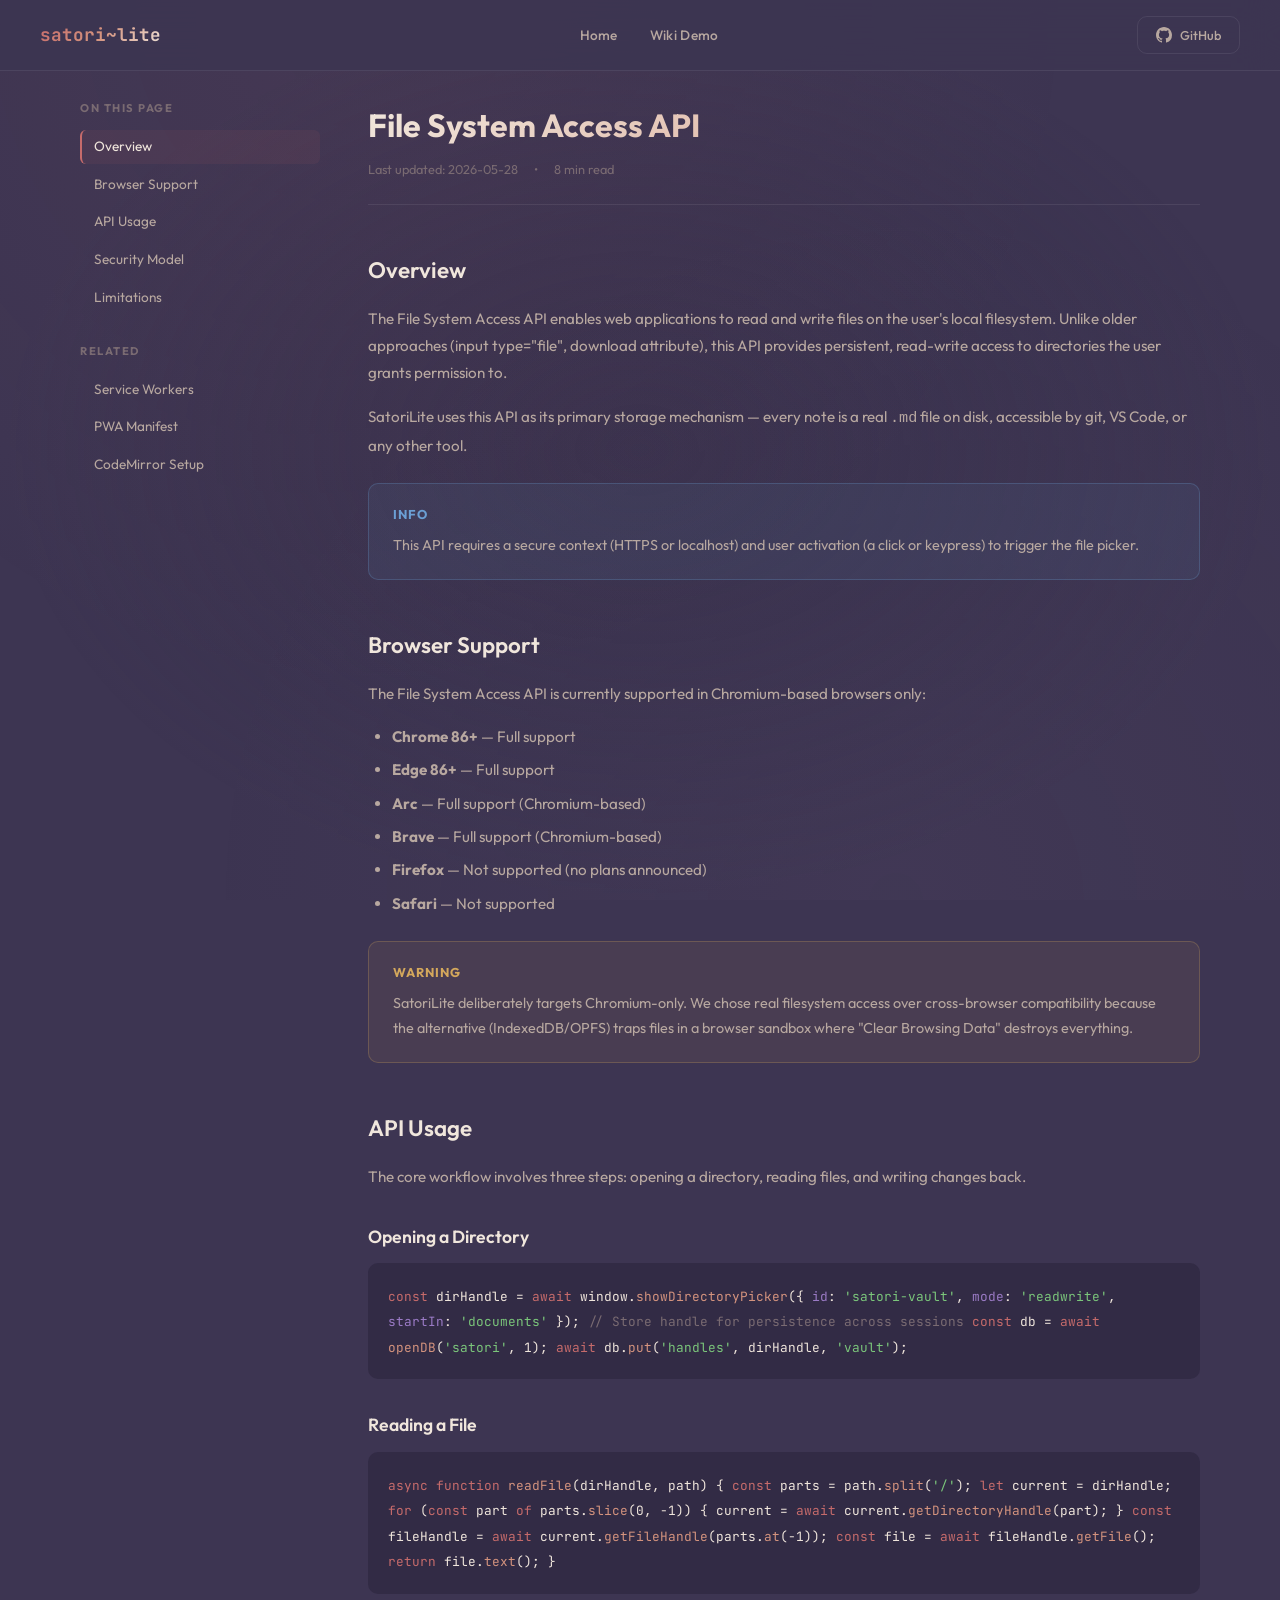
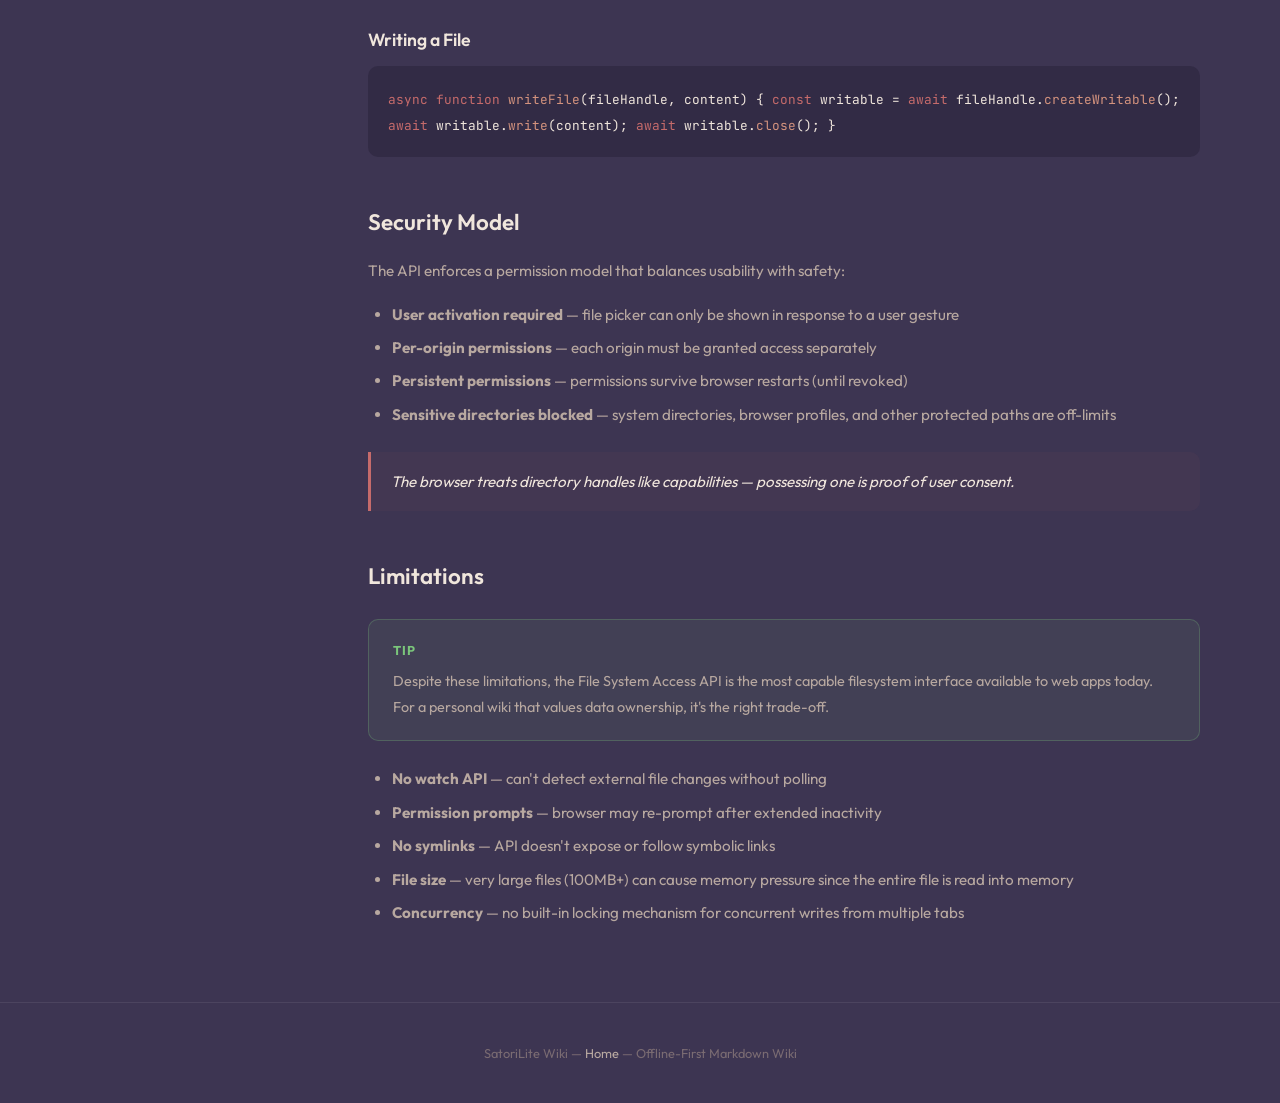
<file: docs/wiki-preview/article.html>
<!DOCTYPE html>
<html lang="en">
<head>
  <meta charset="UTF-8">
  <meta name="viewport" content="width=device-width, initial-scale=1.0">
  <title>File System Access API — SatoriLite Wiki</title>
  <link rel="preconnect" href="https://fonts.googleapis.com">
  <link rel="preconnect" href="https://fonts.gstatic.com" crossorigin>
  <link href="https://fonts.googleapis.com/css2?family=Outfit:wght@400;500;600;700;800&family=JetBrains+Mono:wght@400;500&display=swap" rel="stylesheet">
  <link rel="stylesheet" href="css/style.css">
</head>
<body>

  <!-- Navigation -->
  <nav class="nav">
    <a href="index.html" class="nav-logo">satori~lite</a>
    <ul class="nav-links">
      <li><a href="index.html">Home</a></li>
      <li><a href="article.html">Wiki Demo</a></li>
    </ul>
    <a href="#" class="nav-github">
      <svg width="16" height="16" viewBox="0 0 16 16" fill="currentColor"><path d="M8 0C3.58 0 0 3.58 0 8c0 3.54 2.29 6.53 5.47 7.59.4.07.55-.17.55-.38 0-.19-.01-.82-.01-1.49-2.01.37-2.53-.49-2.69-.94-.09-.23-.48-.94-.82-1.13-.28-.15-.68-.52-.01-.53.63-.01 1.08.58 1.23.82.72 1.21 1.87.87 2.33.66.07-.52.28-.87.51-1.07-1.78-.2-3.64-.89-3.64-3.95 0-.87.31-1.59.82-2.15-.08-.2-.36-1.02.08-2.12 0 0 .67-.21 2.2.82.64-.18 1.32-.27 2-.27.68 0 1.36.09 2 .27 1.53-1.04 2.2-.82 2.2-.82.44 1.1.16 1.92.08 2.12.51.56.82 1.27.82 2.15 0 3.07-1.87 3.75-3.65 3.95.29.25.54.73.54 1.48 0 1.07-.01 1.93-.01 2.2 0 .21.15.46.55.38A8.013 8.013 0 0016 8c0-4.42-3.58-8-8-8z"/></svg>
      GitHub
    </a>
  </nav>

  <!-- Article Layout -->
  <div class="article-layout">

    <!-- Sidebar -->
    <aside class="sidebar">
      <div class="sidebar-section">
        <div class="sidebar-title">On This Page</div>
        <ul class="sidebar-links">
          <li><a href="#overview" class="active">Overview</a></li>
          <li><a href="#browser-support">Browser Support</a></li>
          <li><a href="#api-usage">API Usage</a></li>
          <li><a href="#security">Security Model</a></li>
          <li><a href="#limitations">Limitations</a></li>
        </ul>
      </div>
      <div class="sidebar-section">
        <div class="sidebar-title">Related</div>
        <ul class="sidebar-links">
          <li><a href="#">Service Workers</a></li>
          <li><a href="#">PWA Manifest</a></li>
          <li><a href="#">CodeMirror Setup</a></li>
        </ul>
      </div>
    </aside>

    <!-- Content -->
    <main class="article-content">
      <h1>File System Access API</h1>
      <div class="article-meta">
        <span>Last updated: 2026-05-28</span>
        <span>&bull;</span>
        <span>8 min read</span>
      </div>

      <h2 id="overview">Overview</h2>
      <p>The File System Access API enables web applications to read and write files on the user's local filesystem. Unlike older approaches (input type="file", download attribute), this API provides persistent, read-write access to directories the user grants permission to.</p>

      <p>SatoriLite uses this API as its primary storage mechanism — every note is a real <code>.md</code> file on disk, accessible by git, VS Code, or any other tool.</p>

      <div class="callout callout--info">
        <div class="callout-title">Info</div>
        <p>This API requires a secure context (HTTPS or localhost) and user activation (a click or keypress) to trigger the file picker.</p>
      </div>

      <h2 id="browser-support">Browser Support</h2>
      <p>The File System Access API is currently supported in Chromium-based browsers only:</p>
      <ul>
        <li><strong>Chrome 86+</strong> — Full support</li>
        <li><strong>Edge 86+</strong> — Full support</li>
        <li><strong>Arc</strong> — Full support (Chromium-based)</li>
        <li><strong>Brave</strong> — Full support (Chromium-based)</li>
        <li><strong>Firefox</strong> — Not supported (no plans announced)</li>
        <li><strong>Safari</strong> — Not supported</li>
      </ul>

      <div class="callout callout--warn">
        <div class="callout-title">Warning</div>
        <p>SatoriLite deliberately targets Chromium-only. We chose real filesystem access over cross-browser compatibility because the alternative (IndexedDB/OPFS) traps files in a browser sandbox where "Clear Browsing Data" destroys everything.</p>
      </div>

      <h2 id="api-usage">API Usage</h2>
      <p>The core workflow involves three steps: opening a directory, reading files, and writing changes back.</p>

      <h3>Opening a Directory</h3>
      <div class="code-block">
        <code><span class="keyword">const</span> dirHandle = <span class="keyword">await</span> window.<span class="function">showDirectoryPicker</span>({
  <span class="key">id</span>: <span class="string">'satori-vault'</span>,
  <span class="key">mode</span>: <span class="string">'readwrite'</span>,
  <span class="key">startIn</span>: <span class="string">'documents'</span>
});

<span class="comment">// Store handle for persistence across sessions</span>
<span class="keyword">const</span> db = <span class="keyword">await</span> <span class="function">openDB</span>(<span class="string">'satori'</span>, 1);
<span class="keyword">await</span> db.<span class="function">put</span>(<span class="string">'handles'</span>, dirHandle, <span class="string">'vault'</span>);</code>
      </div>

      <h3>Reading a File</h3>
      <div class="code-block">
        <code><span class="keyword">async function</span> <span class="function">readFile</span>(dirHandle, path) {
  <span class="keyword">const</span> parts = path.<span class="function">split</span>(<span class="string">'/'</span>);
  <span class="keyword">let</span> current = dirHandle;

  <span class="keyword">for</span> (<span class="keyword">const</span> part <span class="keyword">of</span> parts.<span class="function">slice</span>(0, -1)) {
    current = <span class="keyword">await</span> current.<span class="function">getDirectoryHandle</span>(part);
  }

  <span class="keyword">const</span> fileHandle = <span class="keyword">await</span> current.<span class="function">getFileHandle</span>(parts.<span class="function">at</span>(-1));
  <span class="keyword">const</span> file = <span class="keyword">await</span> fileHandle.<span class="function">getFile</span>();
  <span class="keyword">return</span> file.<span class="function">text</span>();
}</code>
      </div>

      <h3>Writing a File</h3>
      <div class="code-block">
        <code><span class="keyword">async function</span> <span class="function">writeFile</span>(fileHandle, content) {
  <span class="keyword">const</span> writable = <span class="keyword">await</span> fileHandle.<span class="function">createWritable</span>();
  <span class="keyword">await</span> writable.<span class="function">write</span>(content);
  <span class="keyword">await</span> writable.<span class="function">close</span>();
}</code>
      </div>

      <h2 id="security">Security Model</h2>
      <p>The API enforces a permission model that balances usability with safety:</p>
      <ul>
        <li><strong>User activation required</strong> — file picker can only be shown in response to a user gesture</li>
        <li><strong>Per-origin permissions</strong> — each origin must be granted access separately</li>
        <li><strong>Persistent permissions</strong> — permissions survive browser restarts (until revoked)</li>
        <li><strong>Sensitive directories blocked</strong> — system directories, browser profiles, and other protected paths are off-limits</li>
      </ul>

      <blockquote>
        <p>The browser treats directory handles like capabilities — possessing one is proof of user consent.</p>
      </blockquote>

      <h2 id="limitations">Limitations</h2>

      <div class="callout callout--tip">
        <div class="callout-title">Tip</div>
        <p>Despite these limitations, the File System Access API is the most capable filesystem interface available to web apps today. For a personal wiki that values data ownership, it's the right trade-off.</p>
      </div>

      <ul>
        <li><strong>No watch API</strong> — can't detect external file changes without polling</li>
        <li><strong>Permission prompts</strong> — browser may re-prompt after extended inactivity</li>
        <li><strong>No symlinks</strong> — API doesn't expose or follow symbolic links</li>
        <li><strong>File size</strong> — very large files (100MB+) can cause memory pressure since the entire file is read into memory</li>
        <li><strong>Concurrency</strong> — no built-in locking mechanism for concurrent writes from multiple tabs</li>
      </ul>
    </main>
  </div>

  <!-- Footer -->
  <footer class="footer">
    <p>SatoriLite Wiki &mdash; <a href="index.html">Home</a> &mdash; Offline-First Markdown Wiki</p>
  </footer>

  <!-- Scripts -->
  <script src="js/animations.js"></script>

</body>
</html>
</file>
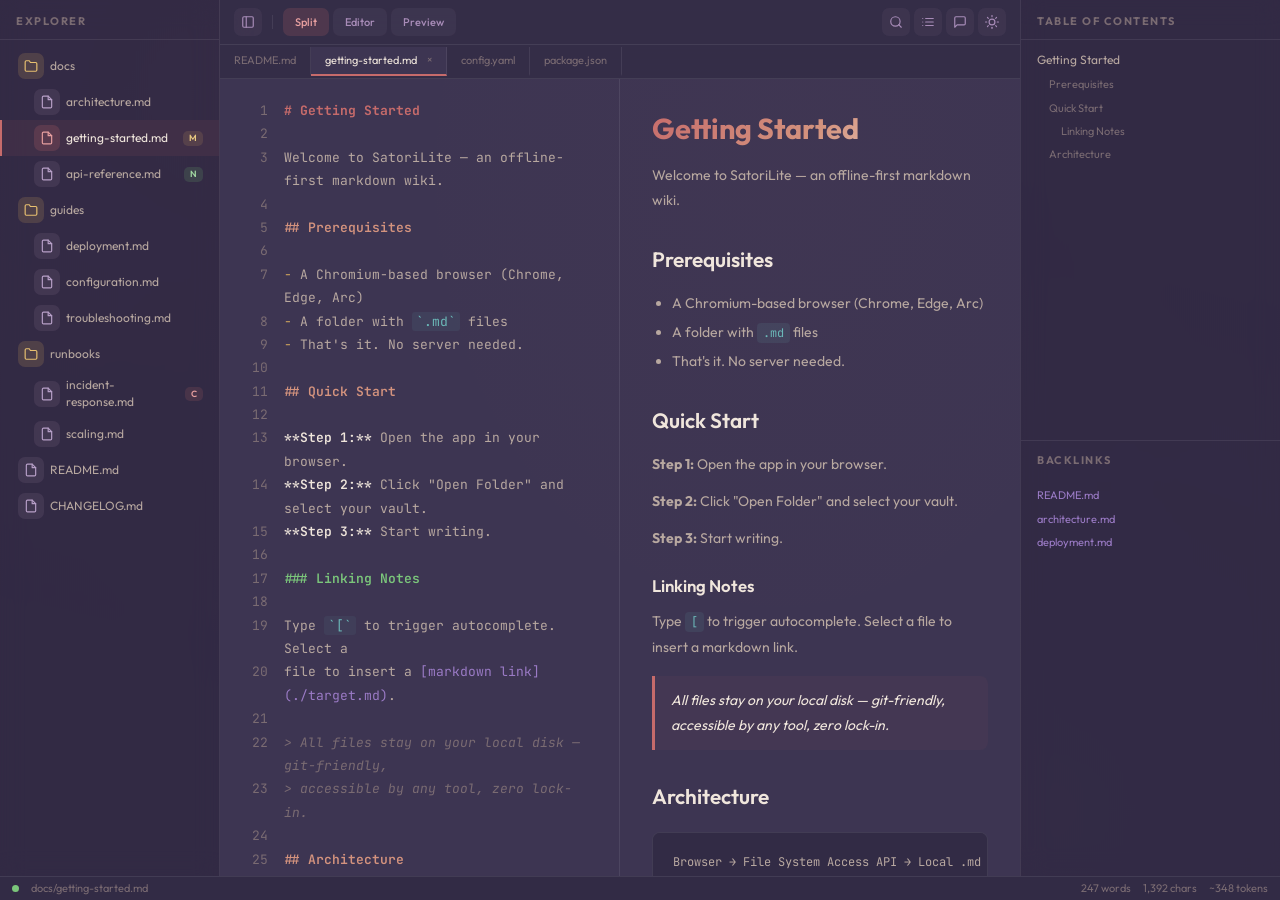
<file: docs/wiki-preview/editor-themed.html>
<!DOCTYPE html>
<html lang="en">
<head>
  <meta charset="UTF-8">
  <meta name="viewport" content="width=device-width, initial-scale=1.0">
  <title>SatoriLite — Theme Preview (Full Editor)</title>
  <link rel="preconnect" href="https://fonts.googleapis.com">
  <link rel="preconnect" href="https://fonts.gstatic.com" crossorigin>
  <link href="https://fonts.googleapis.com/css2?family=Outfit:wght@400;500;600;700&family=JetBrains+Mono:wght@400;500&display=swap" rel="stylesheet">
  <style>
    *, *::before, *::after { box-sizing: border-box; margin: 0; padding: 0; }

    :root {
      --bg: #3d3552;
      --bg-deep: #322b45;
      --surface: #4a4060;
      --card: rgba(74, 64, 96, 0.55);
      --card-hover: rgba(84, 72, 110, 0.7);
      --border: rgba(255, 255, 255, 0.08);
      --border-hover: rgba(214, 148, 120, 0.35);

      --text: #f0e6dc;
      --muted: #b8a8a0;
      --dim: #7a6b72;

      --coral: #c66b6b;
      --salmon: #d4937e;
      --cream: #f0e6dc;
      --rose-gold: #c49a82;
      --mauve: #8b7390;

      --green: #7bc67b;
      --red: #d46b6b;
      --amber: #d4a85c;
      --purple: #9b7bc6;
      --teal: #6bb8b8;
      --blue: #6b9fd4;

      --font: 'Outfit', system-ui, -apple-system, sans-serif;
      --mono: 'JetBrains Mono', 'Fira Code', Consolas, monospace;
      --radius: 8px;
      --radius-sm: 4px;
      --transition: 0.2s cubic-bezier(0.4, 0, 0.2, 1);
    }

    html, body { height: 100%; width: 100%; overflow: hidden; }

    body {
      font-family: var(--font);
      background: var(--bg-deep);
      color: var(--text);
      font-size: 12px;
      line-height: 1.4;
    }

    body::before {
      content: '';
      position: fixed;
      inset: 0;
      background:
        radial-gradient(ellipse at 20% 10%, rgba(198, 107, 107, 0.04) 0%, transparent 50%),
        radial-gradient(ellipse at 80% 90%, rgba(139, 115, 144, 0.035) 0%, transparent 50%),
        radial-gradient(ellipse at 50% 50%, rgba(50, 43, 69, 0.3) 0%, transparent 60%);
      pointer-events: none;
      z-index: 0;
    }

    /* ═══ Layout ═══ */
    .app-layout {
      display: grid;
      grid-template-columns: 220px 1fr 260px;
      grid-template-rows: 1fr auto;
      height: 100%;
      position: relative;
      z-index: 1;
    }

    /* ═══ Status Badges ═══ */
    .tree-badge {
      margin-left: auto;
      padding: 1px 6px;
      border-radius: 5px;
      font-size: 9px;
      font-weight: 600;
      text-transform: uppercase;
      letter-spacing: 0.3px;
    }

    .tree-badge--modified {
      background: rgba(212, 168, 92, 0.15);
      color: #e8c880;
    }

    .tree-badge--new {
      background: rgba(123, 198, 123, 0.15);
      color: #a0d8a0;
    }

    .tree-badge--conflict {
      background: rgba(198, 107, 107, 0.15);
      color: #e8a0a0;
    }

    /* ═══ Sidebar Left ═══ */
    .sidebar-left {
      background: rgba(50, 43, 69, 0.6);
      backdrop-filter: blur(12px);
      -webkit-backdrop-filter: blur(12px);
      border-right: 1px solid var(--border);
      display: flex;
      flex-direction: column;
      overflow: hidden;
    }

    .sidebar-header {
      padding: 14px 16px 10px;
      font-size: 11px;
      font-weight: 700;
      text-transform: uppercase;
      letter-spacing: 1.5px;
      color: var(--dim);
      border-bottom: 1px solid var(--border);
    }

    .tree-list {
      flex: 1;
      overflow-y: auto;
      padding: 8px 0;
    }

    .tree-item {
      display: flex;
      align-items: center;
      gap: 6px;
      padding: 5px 16px;
      font-size: 12px;
      color: var(--muted);
      cursor: pointer;
      transition: background var(--transition), color var(--transition), transform var(--transition);
      border-left: 2px solid transparent;
    }

    .tree-item:hover {
      background: rgba(255, 255, 255, 0.03);
      color: var(--cream);
      transform: translateX(2px);
    }

    .tree-item.active {
      color: var(--cream);
      background: rgba(198, 107, 107, 0.08);
      border-left-color: var(--coral);
    }

    .tree-icon {
      width: 26px;
      height: 26px;
      border-radius: 7px;
      display: flex;
      align-items: center;
      justify-content: center;
      flex-shrink: 0;
    }

    .tree-icon svg { width: 14px; height: 14px; }

    .tree-icon.folder {
      background: rgba(212, 168, 92, 0.18);
      color: #e8c070;
    }

    .tree-icon.file {
      background: rgba(139, 115, 144, 0.18);
      color: #b8a0c8;
    }

    .tree-item.active .tree-icon.file {
      background: rgba(198, 107, 107, 0.2);
      color: #e8a0a0;
    }

    .tree-item.indent-1 { padding-left: 32px; }
    .tree-item.indent-2 { padding-left: 48px; }

    /* ═══ Editor Area ═══ */
    .editor-area {
      display: flex;
      flex-direction: column;
      background: var(--bg);
      background-image: radial-gradient(ellipse at 70% 20%, rgba(198, 107, 107, 0.02) 0%, transparent 50%);
      min-width: 0;
      overflow: hidden;
    }

    .toolbar {
      display: flex;
      align-items: center;
      gap: 4px;
      padding: 8px 14px;
      background: rgba(50, 43, 69, 0.75);
      backdrop-filter: blur(16px);
      -webkit-backdrop-filter: blur(16px);
      border-bottom: 1px solid var(--border);
    }

    .toolbar-btn {
      display: inline-flex;
      align-items: center;
      justify-content: center;
      width: 28px;
      height: 28px;
      padding: 0;
      border: none;
      border-radius: 7px;
      background: rgba(139, 115, 144, 0.1);
      color: #a88cb8;
      font-size: 11px;
      font-family: var(--font);
      cursor: pointer;
      transition: background var(--transition), color var(--transition);
    }

    .toolbar-btn svg { width: 14px; height: 14px; }

    .toolbar-btn:hover {
      color: #c0a8d8;
      background: rgba(139, 115, 144, 0.2);
    }

    .toolbar-btn.active {
      color: #e8a0a0;
      background: rgba(198, 107, 107, 0.18);
    }

    .toolbar-btn--text {
      display: inline-flex;
      align-items: center;
      justify-content: center;
      height: 28px;
      width: auto;
      padding: 0 12px;
      border: none;
      border-radius: 7px;
      font-size: 11px;
      font-family: var(--font);
      font-weight: 500;
      cursor: pointer;
      background: rgba(139, 115, 144, 0.1);
      color: #a88cb8;
      transition: background var(--transition), color var(--transition);
    }

    .toolbar-btn--text:hover {
      color: #c0a8d8;
      background: rgba(139, 115, 144, 0.2);
    }

    .toolbar-btn--text.active {
      color: #e8a0a0;
      background: rgba(198, 107, 107, 0.18);
    }

    .toolbar-divider {
      width: 1px;
      height: 14px;
      background: var(--border);
      margin: 0 6px;
    }

    .toolbar-spacer { flex: 1; }

    /* Tab Bar */
    .tab-bar {
      display: flex;
      align-items: center;
      background: rgba(50, 43, 69, 0.75);
      backdrop-filter: blur(12px);
      -webkit-backdrop-filter: blur(12px);
      border-bottom: 1px solid var(--border);
      overflow-x: auto;
      min-height: 34px;
    }

    .tab-item {
      display: flex;
      align-items: center;
      gap: 6px;
      padding: 6px 14px;
      font-size: 11px;
      color: var(--dim);
      border-right: 1px solid var(--border);
      border-bottom: 2px solid transparent;
      cursor: pointer;
      white-space: nowrap;
      transition: background var(--transition), color var(--transition), border-color var(--transition);
    }

    .tab-item:hover { color: var(--muted); background: rgba(255, 255, 255, 0.02); }
    .tab-item.active { color: var(--cream); background: var(--bg); border-bottom-color: var(--coral); }
    .tab-item[data-type="md"] { border-bottom-color: transparent; }
    .tab-item[data-type="md"].active { border-bottom-color: var(--coral); }
    .tab-item[data-type="yaml"].active { border-bottom-color: var(--amber); }
    .tab-item[data-type="json"].active { border-bottom-color: var(--teal); }
    .tab-close { font-size: 10px; color: var(--dim); margin-left: 4px; }

    /* Editor + Preview Split */
    .editor-split {
      flex: 1;
      display: grid;
      grid-template-columns: 1fr 1fr;
      min-height: 0;
    }

    .editor-pane {
      padding: 20px 24px;
      overflow-y: auto;
      font-family: var(--mono);
      font-size: 13px;
      line-height: 1.8;
      color: var(--muted);
      border-right: 1px solid var(--border);
    }

    .editor-pane .line { display: flex; gap: 16px; }
    .editor-pane .line-num { color: var(--dim); min-width: 24px; text-align: right; user-select: none; }
    .editor-pane .line-content { flex: 1; }

    /* Syntax Colors */
    .syn-h1 { color: var(--coral); font-weight: 700; }
    .syn-h2 { color: var(--salmon); font-weight: 600; }
    .syn-h3 { color: var(--green); font-weight: 600; }
    .syn-bold { color: var(--cream); font-weight: 600; }
    .syn-link { color: var(--purple); }
    .syn-code { color: var(--teal); background: rgba(107, 184, 184, 0.08); padding: 1px 4px; border-radius: 3px; }
    .syn-list { color: var(--amber); }
    .syn-comment { color: var(--dim); font-style: italic; }

    /* Preview Pane */
    .preview-pane {
      padding: 24px 32px;
      overflow-y: auto;
      font-size: 14px;
      line-height: 1.8;
      color: var(--text);
    }

    .preview-pane h1 {
      font-size: 1.8rem;
      font-weight: 700;
      margin-bottom: 8px;
      background: linear-gradient(135deg, var(--coral), var(--salmon), var(--cream));
      -webkit-background-clip: text;
      -webkit-text-fill-color: transparent;
      background-clip: text;
    }

    .preview-pane h2 {
      font-size: 1.3rem;
      font-weight: 600;
      color: var(--cream);
      margin-top: 28px;
      margin-bottom: 12px;
    }

    .preview-pane h3 {
      font-size: 1.05rem;
      font-weight: 600;
      color: var(--cream);
      margin-top: 20px;
      margin-bottom: 8px;
    }

    .preview-pane p { color: var(--muted); margin-bottom: 12px; }

    .preview-pane ul {
      padding-left: 20px;
      color: var(--muted);
      margin-bottom: 12px;
    }

    .preview-pane li { margin-bottom: 4px; }

    .preview-pane code {
      font-family: var(--mono);
      font-size: 0.85em;
      background: rgba(107, 184, 184, 0.1);
      color: var(--teal);
      padding: 2px 6px;
      border-radius: 4px;
    }

    .preview-pane pre {
      background: var(--bg-deep);
      border: 1px solid var(--border);
      border-radius: var(--radius);
      padding: 16px 20px;
      margin: 16px 0;
      overflow-x: auto;
    }

    .preview-pane pre code {
      background: none;
      padding: 0;
      font-size: 12px;
      line-height: 1.7;
      color: var(--muted);
    }

    .preview-pane blockquote {
      border-left: 3px solid var(--coral);
      padding: 12px 16px;
      margin: 16px 0;
      background: rgba(198, 107, 107, 0.05);
      border-radius: 0 var(--radius) var(--radius) 0;
    }

    .preview-pane blockquote p { margin: 0; color: var(--text); font-style: italic; }

    /* ═══ Sidebar Right (Outline) ═══ */
    .sidebar-right {
      background: rgba(50, 43, 69, 0.6);
      backdrop-filter: blur(12px);
      -webkit-backdrop-filter: blur(12px);
      border-left: 1px solid var(--border);
      display: flex;
      flex-direction: column;
      overflow: hidden;
    }

    .outline-header {
      padding: 14px 16px 10px;
      font-size: 11px;
      font-weight: 700;
      text-transform: uppercase;
      letter-spacing: 1.5px;
      color: var(--dim);
      border-bottom: 1px solid var(--border);
    }

    .outline-list {
      flex: 1;
      overflow-y: auto;
      padding: 8px 0;
    }

    .outline-item {
      display: block;
      padding: 4px 16px;
      font-size: 12px;
      color: var(--muted);
      text-decoration: none;
      cursor: pointer;
      transition: color var(--transition);
    }

    .outline-item:hover { color: var(--cream); }
    .outline-item.h2 { padding-left: 28px; font-size: 11px; color: var(--dim); }
    .outline-item.h3 { padding-left: 40px; font-size: 11px; color: var(--dim); }

    .backlinks-header {
      padding: 12px 16px 8px;
      font-size: 11px;
      font-weight: 700;
      text-transform: uppercase;
      letter-spacing: 1.5px;
      color: var(--dim);
      border-top: 1px solid var(--border);
    }

    .backlink-item {
      display: block;
      padding: 4px 16px;
      font-size: 11px;
      color: var(--purple);
      text-decoration: none;
      cursor: pointer;
    }

    .backlink-item:hover { color: var(--cream); }

    /* ═══ Status Bar ═══ */
    .status-bar {
      grid-column: 1 / -1;
      display: flex;
      align-items: center;
      justify-content: space-between;
      padding: 4px 12px;
      background: var(--bg-deep);
      border-top: 1px solid var(--border);
      font-size: 11px;
      color: var(--dim);
    }

    .status-bar-left, .status-bar-right {
      display: flex;
      align-items: center;
      gap: 12px;
    }

    .status-dot {
      width: 7px;
      height: 7px;
      border-radius: 50%;
      background: var(--green);
    }

    /* ═══ Scrollbars ═══ */
    ::-webkit-scrollbar { width: 5px; height: 5px; }
    ::-webkit-scrollbar-track { background: transparent; }
    ::-webkit-scrollbar-thumb { background: var(--surface); border-radius: 3px; }
    ::-webkit-scrollbar-thumb:hover { background: var(--muted); }
  </style>
</head>
<body>
  <div class="app-layout">

    <!-- Sidebar Left: File Tree -->
    <aside class="sidebar-left">
      <div class="sidebar-header">Explorer</div>
      <div class="tree-list">
        <div class="tree-item"><span class="tree-icon folder"><svg viewBox="0 0 24 24" fill="none" stroke="currentColor" stroke-width="2" stroke-linecap="round" stroke-linejoin="round"><path d="M22 19a2 2 0 0 1-2 2H4a2 2 0 0 1-2-2V5a2 2 0 0 1 2-2h5l2 3h9a2 2 0 0 1 2 2z"/></svg></span> docs</div>
        <div class="tree-item indent-1"><span class="tree-icon file"><svg viewBox="0 0 24 24" fill="none" stroke="currentColor" stroke-width="2" stroke-linecap="round" stroke-linejoin="round"><path d="M14 2H6a2 2 0 0 0-2 2v16a2 2 0 0 0 2 2h12a2 2 0 0 0 2-2V8z"/><polyline points="14 2 14 8 20 8"/></svg></span> architecture.md</div>
        <div class="tree-item indent-1 active"><span class="tree-icon file"><svg viewBox="0 0 24 24" fill="none" stroke="currentColor" stroke-width="2" stroke-linecap="round" stroke-linejoin="round"><path d="M14 2H6a2 2 0 0 0-2 2v16a2 2 0 0 0 2 2h12a2 2 0 0 0 2-2V8z"/><polyline points="14 2 14 8 20 8"/></svg></span> getting-started.md <span class="tree-badge tree-badge--modified">M</span></div>
        <div class="tree-item indent-1"><span class="tree-icon file"><svg viewBox="0 0 24 24" fill="none" stroke="currentColor" stroke-width="2" stroke-linecap="round" stroke-linejoin="round"><path d="M14 2H6a2 2 0 0 0-2 2v16a2 2 0 0 0 2 2h12a2 2 0 0 0 2-2V8z"/><polyline points="14 2 14 8 20 8"/></svg></span> api-reference.md <span class="tree-badge tree-badge--new">N</span></div>
        <div class="tree-item"><span class="tree-icon folder"><svg viewBox="0 0 24 24" fill="none" stroke="currentColor" stroke-width="2" stroke-linecap="round" stroke-linejoin="round"><path d="M22 19a2 2 0 0 1-2 2H4a2 2 0 0 1-2-2V5a2 2 0 0 1 2-2h5l2 3h9a2 2 0 0 1 2 2z"/></svg></span> guides</div>
        <div class="tree-item indent-1"><span class="tree-icon file"><svg viewBox="0 0 24 24" fill="none" stroke="currentColor" stroke-width="2" stroke-linecap="round" stroke-linejoin="round"><path d="M14 2H6a2 2 0 0 0-2 2v16a2 2 0 0 0 2 2h12a2 2 0 0 0 2-2V8z"/><polyline points="14 2 14 8 20 8"/></svg></span> deployment.md</div>
        <div class="tree-item indent-1"><span class="tree-icon file"><svg viewBox="0 0 24 24" fill="none" stroke="currentColor" stroke-width="2" stroke-linecap="round" stroke-linejoin="round"><path d="M14 2H6a2 2 0 0 0-2 2v16a2 2 0 0 0 2 2h12a2 2 0 0 0 2-2V8z"/><polyline points="14 2 14 8 20 8"/></svg></span> configuration.md</div>
        <div class="tree-item indent-1"><span class="tree-icon file"><svg viewBox="0 0 24 24" fill="none" stroke="currentColor" stroke-width="2" stroke-linecap="round" stroke-linejoin="round"><path d="M14 2H6a2 2 0 0 0-2 2v16a2 2 0 0 0 2 2h12a2 2 0 0 0 2-2V8z"/><polyline points="14 2 14 8 20 8"/></svg></span> troubleshooting.md</div>
        <div class="tree-item"><span class="tree-icon folder"><svg viewBox="0 0 24 24" fill="none" stroke="currentColor" stroke-width="2" stroke-linecap="round" stroke-linejoin="round"><path d="M22 19a2 2 0 0 1-2 2H4a2 2 0 0 1-2-2V5a2 2 0 0 1 2-2h5l2 3h9a2 2 0 0 1 2 2z"/></svg></span> runbooks</div>
        <div class="tree-item indent-1"><span class="tree-icon file"><svg viewBox="0 0 24 24" fill="none" stroke="currentColor" stroke-width="2" stroke-linecap="round" stroke-linejoin="round"><path d="M14 2H6a2 2 0 0 0-2 2v16a2 2 0 0 0 2 2h12a2 2 0 0 0 2-2V8z"/><polyline points="14 2 14 8 20 8"/></svg></span> incident-response.md <span class="tree-badge tree-badge--conflict">C</span></div>
        <div class="tree-item indent-1"><span class="tree-icon file"><svg viewBox="0 0 24 24" fill="none" stroke="currentColor" stroke-width="2" stroke-linecap="round" stroke-linejoin="round"><path d="M14 2H6a2 2 0 0 0-2 2v16a2 2 0 0 0 2 2h12a2 2 0 0 0 2-2V8z"/><polyline points="14 2 14 8 20 8"/></svg></span> scaling.md</div>
        <div class="tree-item"><span class="tree-icon file"><svg viewBox="0 0 24 24" fill="none" stroke="currentColor" stroke-width="2" stroke-linecap="round" stroke-linejoin="round"><path d="M14 2H6a2 2 0 0 0-2 2v16a2 2 0 0 0 2 2h12a2 2 0 0 0 2-2V8z"/><polyline points="14 2 14 8 20 8"/></svg></span> README.md</div>
        <div class="tree-item"><span class="tree-icon file"><svg viewBox="0 0 24 24" fill="none" stroke="currentColor" stroke-width="2" stroke-linecap="round" stroke-linejoin="round"><path d="M14 2H6a2 2 0 0 0-2 2v16a2 2 0 0 0 2 2h12a2 2 0 0 0 2-2V8z"/><polyline points="14 2 14 8 20 8"/></svg></span> CHANGELOG.md</div>
      </div>
    </aside>

    <!-- Editor Area -->
    <main class="editor-area">
      <div class="toolbar">
        <button class="toolbar-btn" title="Toggle Sidebar"><svg viewBox="0 0 24 24" fill="none" stroke="currentColor" stroke-width="2" stroke-linecap="round" stroke-linejoin="round"><rect x="3" y="3" width="18" height="18" rx="2"/><path d="M9 3v18"/></svg></button>
        <span class="toolbar-divider"></span>
        <button class="toolbar-btn--text active">Split</button>
        <button class="toolbar-btn--text">Editor</button>
        <button class="toolbar-btn--text">Preview</button>
        <span class="toolbar-spacer"></span>
        <button class="toolbar-btn" title="Search"><svg viewBox="0 0 24 24" fill="none" stroke="currentColor" stroke-width="2" stroke-linecap="round" stroke-linejoin="round"><circle cx="11" cy="11" r="8"/><line x1="21" y1="21" x2="16.65" y2="16.65"/></svg></button>
        <button class="toolbar-btn" title="Table of Contents"><svg viewBox="0 0 24 24" fill="none" stroke="currentColor" stroke-width="2" stroke-linecap="round" stroke-linejoin="round"><line x1="8" y1="6" x2="21" y2="6"/><line x1="8" y1="12" x2="21" y2="12"/><line x1="8" y1="18" x2="21" y2="18"/><line x1="3" y1="6" x2="3.01" y2="6"/><line x1="3" y1="12" x2="3.01" y2="12"/><line x1="3" y1="18" x2="3.01" y2="18"/></svg></button>
        <button class="toolbar-btn" title="AI Chat"><svg viewBox="0 0 24 24" fill="none" stroke="currentColor" stroke-width="2" stroke-linecap="round" stroke-linejoin="round"><path d="M21 15a2 2 0 0 1-2 2H7l-4 4V5a2 2 0 0 1 2-2h14a2 2 0 0 1 2 2z"/></svg></button>
        <button class="toolbar-btn" title="Theme"><svg viewBox="0 0 24 24" fill="none" stroke="currentColor" stroke-width="2" stroke-linecap="round" stroke-linejoin="round"><circle cx="12" cy="12" r="5"/><path d="M12 1v2"/><path d="M12 21v2"/><path d="M4.22 4.22l1.42 1.42"/><path d="M18.36 18.36l1.42 1.42"/><path d="M1 12h2"/><path d="M21 12h2"/><path d="M4.22 19.78l1.42-1.42"/><path d="M18.36 5.64l1.42-1.42"/></svg></button>
      </div>
      <div class="tab-bar">
        <div class="tab-item" data-type="md">README.md</div>
        <div class="tab-item active" data-type="md">getting-started.md <span class="tab-close">&times;</span></div>
        <div class="tab-item" data-type="yaml">config.yaml</div>
        <div class="tab-item" data-type="json">package.json</div>
      </div>
      <div class="editor-split">
        <!-- Editor Pane (Markdown Source) -->
        <div class="editor-pane">
          <div class="line"><span class="line-num">1</span><span class="line-content syn-h1"># Getting Started</span></div>
          <div class="line"><span class="line-num">2</span><span class="line-content"></span></div>
          <div class="line"><span class="line-num">3</span><span class="line-content">Welcome to SatoriLite — an offline-first markdown wiki.</span></div>
          <div class="line"><span class="line-num">4</span><span class="line-content"></span></div>
          <div class="line"><span class="line-num">5</span><span class="line-content syn-h2">## Prerequisites</span></div>
          <div class="line"><span class="line-num">6</span><span class="line-content"></span></div>
          <div class="line"><span class="line-num">7</span><span class="line-content"><span class="syn-list">-</span> A Chromium-based browser (Chrome, Edge, Arc)</span></div>
          <div class="line"><span class="line-num">8</span><span class="line-content"><span class="syn-list">-</span> A folder with <span class="syn-code">`.md`</span> files</span></div>
          <div class="line"><span class="line-num">9</span><span class="line-content"><span class="syn-list">-</span> That's it. No server needed.</span></div>
          <div class="line"><span class="line-num">10</span><span class="line-content"></span></div>
          <div class="line"><span class="line-num">11</span><span class="line-content syn-h2">## Quick Start</span></div>
          <div class="line"><span class="line-num">12</span><span class="line-content"></span></div>
          <div class="line"><span class="line-num">13</span><span class="line-content"><span class="syn-bold">**Step 1:**</span> Open the app in your browser.</span></div>
          <div class="line"><span class="line-num">14</span><span class="line-content"><span class="syn-bold">**Step 2:**</span> Click "Open Folder" and select your vault.</span></div>
          <div class="line"><span class="line-num">15</span><span class="line-content"><span class="syn-bold">**Step 3:**</span> Start writing.</span></div>
          <div class="line"><span class="line-num">16</span><span class="line-content"></span></div>
          <div class="line"><span class="line-num">17</span><span class="line-content syn-h3">### Linking Notes</span></div>
          <div class="line"><span class="line-num">18</span><span class="line-content"></span></div>
          <div class="line"><span class="line-num">19</span><span class="line-content">Type <span class="syn-code">`[`</span> to trigger autocomplete. Select a</span></div>
          <div class="line"><span class="line-num">20</span><span class="line-content">file to insert a <span class="syn-link">[markdown link](./target.md)</span>.</span></div>
          <div class="line"><span class="line-num">21</span><span class="line-content"></span></div>
          <div class="line"><span class="line-num">22</span><span class="line-content syn-comment">&gt; All files stay on your local disk — git-friendly,</span></div>
          <div class="line"><span class="line-num">23</span><span class="line-content syn-comment">&gt; accessible by any tool, zero lock-in.</span></div>
          <div class="line"><span class="line-num">24</span><span class="line-content"></span></div>
          <div class="line"><span class="line-num">25</span><span class="line-content syn-h2">## Architecture</span></div>
          <div class="line"><span class="line-num">26</span><span class="line-content"></span></div>
          <div class="line"><span class="line-num">27</span><span class="line-content">```</span></div>
          <div class="line"><span class="line-num">28</span><span class="line-content syn-code">Browser → File System Access API → Local .md files</span></div>
          <div class="line"><span class="line-num">29</span><span class="line-content">```</span></div>
        </div>

        <!-- Preview Pane (Rendered) -->
        <div class="preview-pane">
          <h1>Getting Started</h1>
          <p>Welcome to SatoriLite — an offline-first markdown wiki.</p>

          <h2>Prerequisites</h2>
          <ul>
            <li>A Chromium-based browser (Chrome, Edge, Arc)</li>
            <li>A folder with <code>.md</code> files</li>
            <li>That's it. No server needed.</li>
          </ul>

          <h2>Quick Start</h2>
          <p><strong>Step 1:</strong> Open the app in your browser.</p>
          <p><strong>Step 2:</strong> Click "Open Folder" and select your vault.</p>
          <p><strong>Step 3:</strong> Start writing.</p>

          <h3>Linking Notes</h3>
          <p>Type <code>[</code> to trigger autocomplete. Select a file to insert a markdown link.</p>

          <blockquote>
            <p>All files stay on your local disk — git-friendly, accessible by any tool, zero lock-in.</p>
          </blockquote>

          <h2>Architecture</h2>
          <pre><code>Browser → File System Access API → Local .md files</code></pre>
        </div>
      </div>
    </main>

    <!-- Sidebar Right: Outline -->
    <aside class="sidebar-right">
      <div class="outline-header">Table of Contents</div>
      <div class="outline-list">
        <a class="outline-item">Getting Started</a>
        <a class="outline-item h2">Prerequisites</a>
        <a class="outline-item h2">Quick Start</a>
        <a class="outline-item h3">Linking Notes</a>
        <a class="outline-item h2">Architecture</a>
      </div>
      <div class="backlinks-header">Backlinks</div>
      <div class="outline-list">
        <a class="backlink-item">README.md</a>
        <a class="backlink-item">architecture.md</a>
        <a class="backlink-item">deployment.md</a>
      </div>
    </aside>

    <!-- Status Bar -->
    <footer class="status-bar">
      <div class="status-bar-left">
        <span class="status-dot"></span>
        <span>docs/getting-started.md</span>
      </div>
      <div class="status-bar-right">
        <span>247 words</span>
        <span>1,392 chars</span>
        <span>~348 tokens</span>
      </div>
    </footer>
  </div>
</body>
</html>
</file>
<file: docs/wiki-preview/css/style.css>
/* ═══ Reset & Design System ═══ */
*, *::before, *::after { box-sizing: border-box; margin: 0; padding: 0; }

:root {
  --bg: #3d3552;
  --bg-deep: #322b45;
  --surface: #4a4060;
  --card: rgba(74, 64, 96, 0.55);
  --card-hover: rgba(84, 72, 110, 0.7);
  --border: rgba(255, 255, 255, 0.08);
  --border-hover: rgba(214, 148, 120, 0.35);

  --text: #f0e6dc;
  --muted: #b8a8a0;
  --dim: #7a6b72;

  --coral: #c66b6b;
  --salmon: #d4937e;
  --cream: #f0e6dc;
  --rose-gold: #c49a82;
  --mauve: #8b7390;

  --green: #7bc67b;
  --red: #d46b6b;
  --amber: #d4a85c;
  --purple: #9b7bc6;
  --teal: #6bb8b8;
  --blue: #6b9fd4;

  --font: 'Outfit', system-ui, -apple-system, sans-serif;
  --mono: 'JetBrains Mono', 'Fira Code', Consolas, monospace;
  --radius: 16px;
  --radius-sm: 10px;
  --transition: 0.3s cubic-bezier(0.4, 0, 0.2, 1);
}

html { scroll-behavior: smooth; }
body {
  font-family: var(--font);
  background: var(--bg);
  color: var(--text);
  line-height: 1.6;
  overflow-x: hidden;
}

body::before {
  content: '';
  position: fixed;
  inset: 0;
  background:
    radial-gradient(ellipse at 30% 0%, rgba(198, 107, 107, 0.06) 0%, transparent 55%),
    radial-gradient(ellipse at 70% 100%, rgba(139, 115, 144, 0.05) 0%, transparent 55%),
    radial-gradient(ellipse at 50% 50%, rgba(50, 43, 69, 0.4) 0%, transparent 70%);
  pointer-events: none;
  z-index: 0;
}

/* ═══ Gradient Text ═══ */
.gradient-text {
  background: linear-gradient(135deg, var(--coral) 0%, var(--salmon) 40%, var(--cream) 100%);
  -webkit-background-clip: text;
  -webkit-text-fill-color: transparent;
  background-clip: text;
}

/* ═══ Navigation ═══ */
.nav {
  position: fixed;
  top: 0;
  left: 0;
  right: 0;
  z-index: 1000;
  padding: 16px 40px;
  display: flex;
  align-items: center;
  justify-content: space-between;
  background: rgba(61, 53, 82, 0.85);
  backdrop-filter: blur(20px);
  -webkit-backdrop-filter: blur(20px);
  border-bottom: 1px solid var(--border);
  transition: var(--transition);
}

.nav-logo {
  font-family: var(--mono);
  font-size: 1.1rem;
  font-weight: 700;
  text-decoration: none;
  background: linear-gradient(135deg, var(--coral), var(--salmon), var(--cream));
  -webkit-background-clip: text;
  -webkit-text-fill-color: transparent;
  background-clip: text;
}

.nav-links {
  display: flex;
  gap: 32px;
  list-style: none;
}

.nav-links a {
  color: var(--muted);
  text-decoration: none;
  font-size: 0.85rem;
  font-weight: 500;
  transition: var(--transition);
  letter-spacing: 0.3px;
}

.nav-links a:hover { color: var(--cream); }

.nav-github {
  display: flex;
  align-items: center;
  gap: 8px;
  padding: 8px 18px;
  border-radius: var(--radius-sm);
  border: 1px solid var(--border);
  color: var(--muted);
  text-decoration: none;
  font-size: 0.8rem;
  font-weight: 500;
  transition: var(--transition);
}

.nav-github:hover {
  border-color: var(--border-hover);
  color: var(--cream);
}

/* ═══ Hero ═══ */
.hero {
  position: relative;
  min-height: 100vh;
  display: flex;
  align-items: center;
  justify-content: center;
  padding: 120px 40px 80px;
}

.hero-canvas {
  position: absolute;
  inset: 0;
  width: 100%;
  height: 100%;
  z-index: 0;
}

.hero-content {
  position: relative;
  z-index: 1;
  text-align: center;
  max-width: 800px;
}

.hero-title {
  font-size: clamp(2.5rem, 6vw, 4.5rem);
  font-weight: 800;
  line-height: 1.1;
  margin-bottom: 16px;
  background: linear-gradient(135deg, var(--coral) 0%, var(--salmon) 30%, var(--cream) 70%, var(--rose-gold) 100%);
  -webkit-background-clip: text;
  -webkit-text-fill-color: transparent;
  background-clip: text;
}

.hero-subtitle {
  font-size: 1.2rem;
  color: var(--muted);
  max-width: 560px;
  margin: 0 auto 40px;
  line-height: 1.7;
}

.hero-stats {
  display: flex;
  gap: 48px;
  justify-content: center;
  margin-bottom: 32px;
}

.hero-stat-number {
  font-size: 2.2rem;
  font-weight: 700;
  background: linear-gradient(135deg, var(--coral), var(--salmon));
  -webkit-background-clip: text;
  -webkit-text-fill-color: transparent;
  background-clip: text;
}

.hero-stat-label {
  font-size: 0.75rem;
  color: var(--dim);
  text-transform: uppercase;
  letter-spacing: 1.5px;
  margin-top: 4px;
}

.hero-cta {
  display: flex;
  gap: 16px;
  justify-content: center;
  flex-wrap: wrap;
}

/* ═══ Buttons ═══ */
.btn {
  display: inline-flex;
  align-items: center;
  gap: 8px;
  padding: 12px 28px;
  border-radius: var(--radius-sm);
  text-decoration: none;
  font-weight: 600;
  font-size: 0.9rem;
  transition: var(--transition);
  cursor: pointer;
  border: none;
}

.btn-primary {
  background: linear-gradient(135deg, var(--coral), var(--salmon));
  color: #1a1520;
}

.btn-primary:hover {
  transform: translateY(-2px);
  box-shadow: 0 8px 24px rgba(198, 107, 107, 0.3);
}

.btn-secondary {
  background: transparent;
  border: 1px solid var(--border);
  color: var(--muted);
}

.btn-secondary:hover {
  border-color: var(--border-hover);
  color: var(--cream);
  transform: translateY(-2px);
}

/* ═══ Sections ═══ */
section {
  position: relative;
  z-index: 1;
  padding: 100px 40px;
  max-width: 1200px;
  margin: 0 auto;
}

.section-header {
  text-align: center;
  margin-bottom: 60px;
}

.section-header h2 {
  font-size: 2.2rem;
  font-weight: 700;
  margin-bottom: 12px;
  background: linear-gradient(135deg, var(--cream), var(--salmon));
  -webkit-background-clip: text;
  -webkit-text-fill-color: transparent;
  background-clip: text;
}

.section-header p {
  color: var(--muted);
  font-size: 1.05rem;
}

/* ═══ Glass Cards ═══ */
.glass-card {
  background: var(--card);
  border: 1px solid var(--border);
  border-radius: var(--radius);
  padding: 32px;
  backdrop-filter: blur(12px);
  -webkit-backdrop-filter: blur(12px);
  transition: var(--transition);
}

.glass-card:hover {
  background: var(--card-hover);
  border-color: var(--border-hover);
  transform: translateY(-4px);
  box-shadow: 0 12px 40px rgba(0, 0, 0, 0.2);
}

/* ═══ Features Grid ═══ */
.features-grid {
  display: grid;
  grid-template-columns: repeat(auto-fit, minmax(320px, 1fr));
  gap: 24px;
}

.feature-icon {
  font-size: 2rem;
  margin-bottom: 16px;
  width: 52px;
  height: 52px;
  display: flex;
  align-items: center;
  justify-content: center;
  border-radius: 12px;
}

.feature-icon--coral { background: rgba(198, 107, 107, 0.15); }
.feature-icon--mauve { background: rgba(139, 115, 144, 0.15); }
.feature-icon--salmon { background: rgba(212, 147, 126, 0.15); }
.feature-icon--rose { background: rgba(196, 154, 130, 0.15); }
.feature-icon--green { background: rgba(123, 198, 123, 0.15); }
.feature-icon--cream { background: rgba(240, 230, 220, 0.1); }
.feature-icon--purple { background: rgba(155, 123, 198, 0.15); }
.feature-icon--teal { background: rgba(107, 184, 184, 0.15); }

.feature-title {
  font-size: 1.1rem;
  font-weight: 600;
  margin-bottom: 8px;
  color: var(--cream);
}

.feature-desc {
  color: var(--muted);
  font-size: 0.9rem;
  line-height: 1.6;
}

/* ═══ Tools / Tabs ═══ */
.tools-tabs {
  display: flex;
  gap: 8px;
  justify-content: center;
  flex-wrap: wrap;
  margin-bottom: 40px;
}

.tool-tab {
  padding: 8px 20px;
  border-radius: 20px;
  border: 1px solid var(--border);
  background: transparent;
  color: var(--muted);
  font-family: var(--font);
  font-size: 0.8rem;
  font-weight: 500;
  cursor: pointer;
  transition: var(--transition);
}

.tool-tab:hover {
  border-color: var(--border-hover);
  color: var(--cream);
}

.tool-tab.active {
  background: rgba(198, 107, 107, 0.15);
  border-color: var(--coral);
  color: var(--coral);
}

.tools-grid {
  display: grid;
  grid-template-columns: repeat(auto-fill, minmax(280px, 1fr));
  gap: 16px;
}

.tool-card {
  padding: 20px 24px;
  border-radius: var(--radius-sm);
  background: var(--card);
  border: 1px solid var(--border);
  transition: var(--transition);
}

.tool-card:hover {
  border-color: var(--border-hover);
  background: var(--card-hover);
}

.tool-name {
  font-family: var(--mono);
  font-size: 0.85rem;
  font-weight: 600;
  color: var(--cream);
  margin-bottom: 6px;
}

.tool-desc {
  color: var(--muted);
  font-size: 0.8rem;
  line-height: 1.5;
}

.tool-badge {
  display: inline-block;
  margin-top: 10px;
  padding: 3px 10px;
  border-radius: 12px;
  font-size: 0.7rem;
  font-weight: 600;
  text-transform: uppercase;
  letter-spacing: 0.5px;
}

.tool-badge--readonly { background: rgba(123, 198, 123, 0.12); color: var(--green); }
.tool-badge--mutating { background: rgba(212, 107, 107, 0.12); color: var(--red); }
.tool-badge--diagnostic { background: rgba(212, 168, 92, 0.12); color: var(--amber); }
.tool-badge--multistep { background: rgba(155, 123, 198, 0.12); color: var(--purple); }

/* ═══ Architecture Diagram ═══ */
.arch-container {
  max-width: 900px;
  margin: 0 auto;
}

.arch-diagram {
  display: flex;
  flex-direction: column;
  gap: 0;
}

.arch-layer {
  position: relative;
}

.arch-layer-label {
  font-size: 0.65rem;
  font-weight: 700;
  text-transform: uppercase;
  letter-spacing: 2px;
  color: var(--dim);
  margin-bottom: 12px;
}

.arch-row {
  display: flex;
  gap: 16px;
  justify-content: center;
  flex-wrap: wrap;
}

.arch-box {
  padding: 16px 24px;
  border-radius: var(--radius-sm);
  border: 1px solid var(--border);
  text-align: center;
  min-width: 180px;
  flex: 1;
}

.arch-box--full { flex: 1 1 100%; }
.arch-box--sm { min-width: 140px; }

.arch-box--surface { background: var(--card); }
.arch-box--core { background: rgba(155, 123, 198, 0.12); border-color: rgba(155, 123, 198, 0.3); }
.arch-box--blue { background: rgba(107, 159, 212, 0.1); border-color: rgba(107, 159, 212, 0.25); }
.arch-box--amber { background: rgba(212, 168, 92, 0.1); border-color: rgba(212, 168, 92, 0.25); }
.arch-box--green { background: rgba(123, 198, 123, 0.1); border-color: rgba(123, 198, 123, 0.25); }
.arch-box--red { background: rgba(212, 107, 107, 0.1); border-color: rgba(212, 107, 107, 0.25); }
.arch-box--purple { background: rgba(155, 123, 198, 0.1); border-color: rgba(155, 123, 198, 0.25); }
.arch-box--infra { background: rgba(107, 184, 184, 0.08); border-color: rgba(107, 184, 184, 0.2); }

.arch-box-title {
  font-size: 0.85rem;
  font-weight: 600;
  color: var(--cream);
  margin-bottom: 4px;
}

.arch-box-sub {
  font-size: 0.75rem;
  color: var(--muted);
}

.arch-arrows {
  display: flex;
  justify-content: center;
  gap: 60px;
  padding: 12px 0;
}

.arch-arrow-col {
  display: flex;
  flex-direction: column;
  align-items: center;
  gap: 4px;
}

.arch-arrow {
  width: 2px;
  height: 24px;
  background: linear-gradient(to bottom, var(--dim), transparent);
}

.arch-arrow--dashed {
  background: repeating-linear-gradient(to bottom, var(--dim) 0px, var(--dim) 4px, transparent 4px, transparent 8px);
}

.arch-arrow--blue {
  background: linear-gradient(to bottom, var(--purple), transparent);
}

.arch-arrow-label {
  font-size: 0.65rem;
  color: var(--dim);
}

.arch-legend {
  display: flex;
  gap: 20px;
  justify-content: center;
  margin-top: 24px;
  flex-wrap: wrap;
}

.arch-legend-item {
  display: flex;
  align-items: center;
  gap: 6px;
  font-size: 0.7rem;
  color: var(--muted);
}

.arch-legend-swatch {
  width: 12px;
  height: 12px;
  border-radius: 3px;
}

.arch-legend-swatch--green { background: var(--green); }
.arch-legend-swatch--red { background: var(--red); }
.arch-legend-swatch--amber { background: var(--amber); }
.arch-legend-swatch--purple { background: var(--purple); }
.arch-legend-swatch--blue { background: var(--blue); }

/* ═══ Setup / Code Blocks ═══ */
.setup-grid {
  display: grid;
  grid-template-columns: repeat(auto-fit, minmax(400px, 1fr));
  gap: 24px;
}

.setup-card {
  border-radius: var(--radius);
  border: 1px solid var(--border);
  background: var(--card);
  overflow: hidden;
}

.setup-card-header {
  padding: 20px 24px;
  display: flex;
  align-items: center;
  justify-content: space-between;
  border-bottom: 1px solid var(--border);
}

.setup-card-header h3 {
  font-size: 1rem;
  font-weight: 600;
  color: var(--cream);
}

.setup-card-body {
  padding: 24px;
}

.badge {
  padding: 4px 12px;
  border-radius: 12px;
  font-size: 0.7rem;
  font-weight: 600;
}

.code-block {
  background: var(--bg-deep);
  border-radius: var(--radius-sm);
  padding: 20px;
  overflow-x: auto;
}

.code-block code {
  font-family: var(--mono);
  font-size: 0.8rem;
  line-height: 1.8;
  color: var(--text);
}

.code-block .comment { color: var(--dim); }
.code-block .key { color: var(--purple); }
.code-block .string { color: var(--green); }
.code-block .keyword { color: var(--coral); }
.code-block .function { color: var(--salmon); }

/* ═══ Footer ═══ */
.footer {
  position: relative;
  z-index: 1;
  text-align: center;
  padding: 40px;
  border-top: 1px solid var(--border);
  color: var(--dim);
  font-size: 0.8rem;
}

.footer a {
  color: var(--muted);
  text-decoration: none;
  transition: var(--transition);
}

.footer a:hover { color: var(--cream); }

/* ═══ Animations ═══ */
.animate-in {
  opacity: 0;
  transform: translateY(24px);
  transition: opacity 0.6s ease, transform 0.6s ease;
}

.animate-in.visible {
  opacity: 1;
  transform: translateY(0);
}

.animate-in-delay-1 { transition-delay: 0.1s; }
.animate-in-delay-2 { transition-delay: 0.2s; }
.animate-in-delay-3 { transition-delay: 0.3s; }
.animate-in-delay-4 { transition-delay: 0.4s; }
.animate-in-delay-5 { transition-delay: 0.5s; }

/* ═══ Article Layout (Wiki Pages) ═══ */
.article-layout {
  display: grid;
  grid-template-columns: 240px 1fr;
  gap: 48px;
  max-width: 1200px;
  margin: 0 auto;
  padding: 100px 40px 60px;
  position: relative;
  z-index: 1;
}

.sidebar {
  position: sticky;
  top: 80px;
  align-self: start;
  max-height: calc(100vh - 100px);
  overflow-y: auto;
}

.sidebar-section {
  margin-bottom: 28px;
}

.sidebar-title {
  font-size: 0.7rem;
  font-weight: 700;
  text-transform: uppercase;
  letter-spacing: 1.5px;
  color: var(--dim);
  margin-bottom: 12px;
}

.sidebar-links {
  list-style: none;
  display: flex;
  flex-direction: column;
  gap: 4px;
}

.sidebar-links a {
  display: block;
  padding: 6px 12px;
  border-radius: 6px;
  color: var(--muted);
  text-decoration: none;
  font-size: 0.85rem;
  transition: var(--transition);
  border-left: 2px solid transparent;
}

.sidebar-links a:hover {
  color: var(--cream);
  background: rgba(255, 255, 255, 0.03);
  border-left-color: var(--coral);
}

.sidebar-links a.active {
  color: var(--cream);
  background: rgba(198, 107, 107, 0.08);
  border-left-color: var(--coral);
}

/* Article Content */
.article-content {
  min-width: 0;
}

.article-content h1 {
  font-size: 2rem;
  font-weight: 700;
  margin-bottom: 8px;
  background: linear-gradient(135deg, var(--cream), var(--salmon));
  -webkit-background-clip: text;
  -webkit-text-fill-color: transparent;
  background-clip: text;
}

.article-content h2 {
  font-size: 1.4rem;
  font-weight: 600;
  margin-top: 48px;
  margin-bottom: 16px;
  color: var(--cream);
}

.article-content h3 {
  font-size: 1.1rem;
  font-weight: 600;
  margin-top: 32px;
  margin-bottom: 12px;
  color: var(--cream);
}

.article-content p {
  color: var(--muted);
  font-size: 0.95rem;
  line-height: 1.8;
  margin-bottom: 16px;
}

.article-content ul, .article-content ol {
  color: var(--muted);
  font-size: 0.95rem;
  line-height: 1.8;
  margin-bottom: 16px;
  padding-left: 24px;
}

.article-content li { margin-bottom: 6px; }

.article-content a {
  color: var(--salmon);
  text-decoration: none;
  border-bottom: 1px solid rgba(212, 147, 126, 0.3);
  transition: var(--transition);
}

.article-content a:hover {
  color: var(--cream);
  border-bottom-color: var(--cream);
}

.article-meta {
  display: flex;
  gap: 16px;
  margin-bottom: 32px;
  padding-bottom: 24px;
  border-bottom: 1px solid var(--border);
}

.article-meta span {
  font-size: 0.8rem;
  color: var(--dim);
}

.article-content .code-block {
  margin-bottom: 24px;
}

.article-content blockquote {
  border-left: 3px solid var(--coral);
  padding: 16px 20px;
  margin: 24px 0;
  background: rgba(198, 107, 107, 0.05);
  border-radius: 0 var(--radius-sm) var(--radius-sm) 0;
}

.article-content blockquote p {
  margin-bottom: 0;
  color: var(--text);
  font-style: italic;
}

.callout {
  padding: 20px 24px;
  border-radius: var(--radius-sm);
  margin: 24px 0;
  border: 1px solid;
}

.callout--info {
  background: rgba(107, 159, 212, 0.08);
  border-color: rgba(107, 159, 212, 0.25);
}

.callout--warn {
  background: rgba(212, 168, 92, 0.08);
  border-color: rgba(212, 168, 92, 0.25);
}

.callout--tip {
  background: rgba(123, 198, 123, 0.08);
  border-color: rgba(123, 198, 123, 0.25);
}

.callout-title {
  font-size: 0.8rem;
  font-weight: 700;
  text-transform: uppercase;
  letter-spacing: 1px;
  margin-bottom: 8px;
}

.callout--info .callout-title { color: var(--blue); }
.callout--warn .callout-title { color: var(--amber); }
.callout--tip .callout-title { color: var(--green); }

.callout p {
  font-size: 0.9rem;
  margin-bottom: 0;
}

/* ═══ Responsive ═══ */
@media (max-width: 768px) {
  .nav { padding: 12px 20px; }
  .nav-links { display: none; }
  section { padding: 60px 20px; }
  .hero { padding: 100px 20px 60px; }
  .hero-stats { gap: 24px; }
  .features-grid { grid-template-columns: 1fr; }
  .setup-grid { grid-template-columns: 1fr; }
  .tools-grid { grid-template-columns: 1fr; }
  .article-layout { grid-template-columns: 1fr; }
  .sidebar { position: static; }
}
</file>
